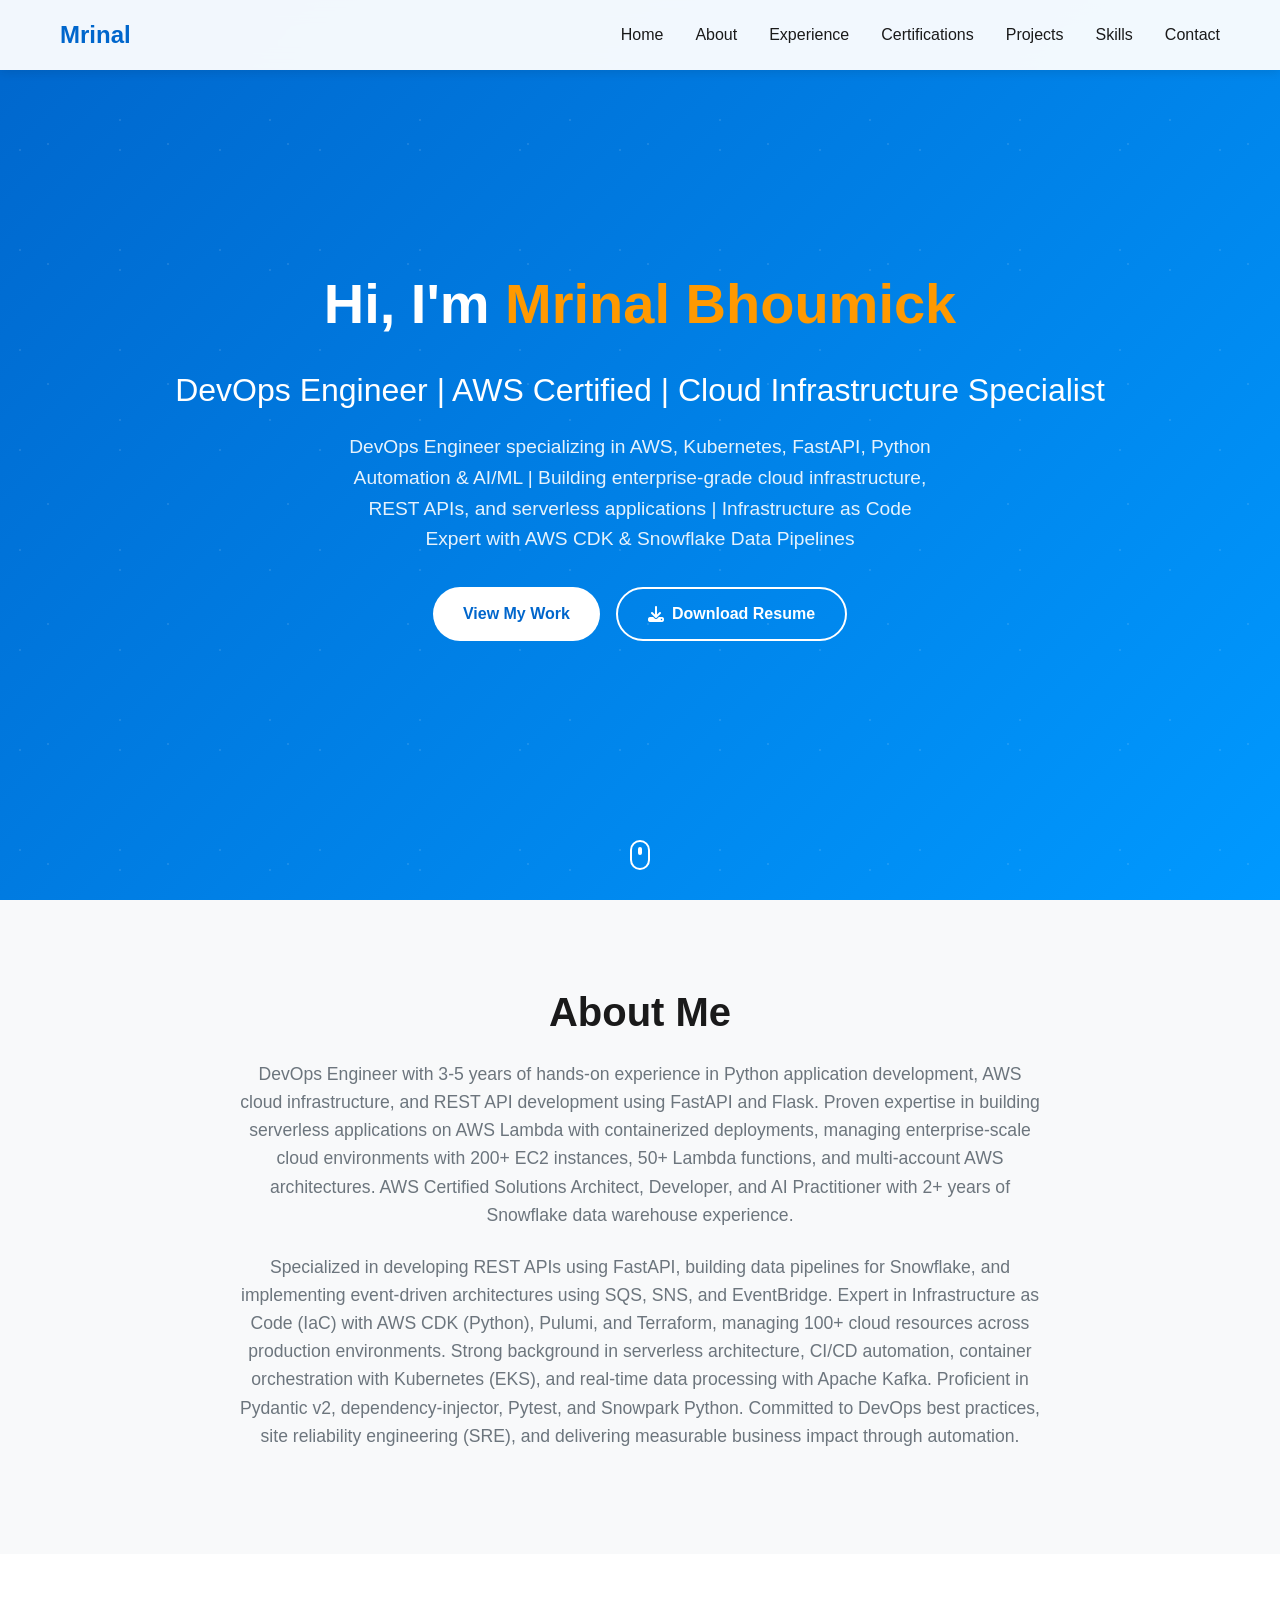
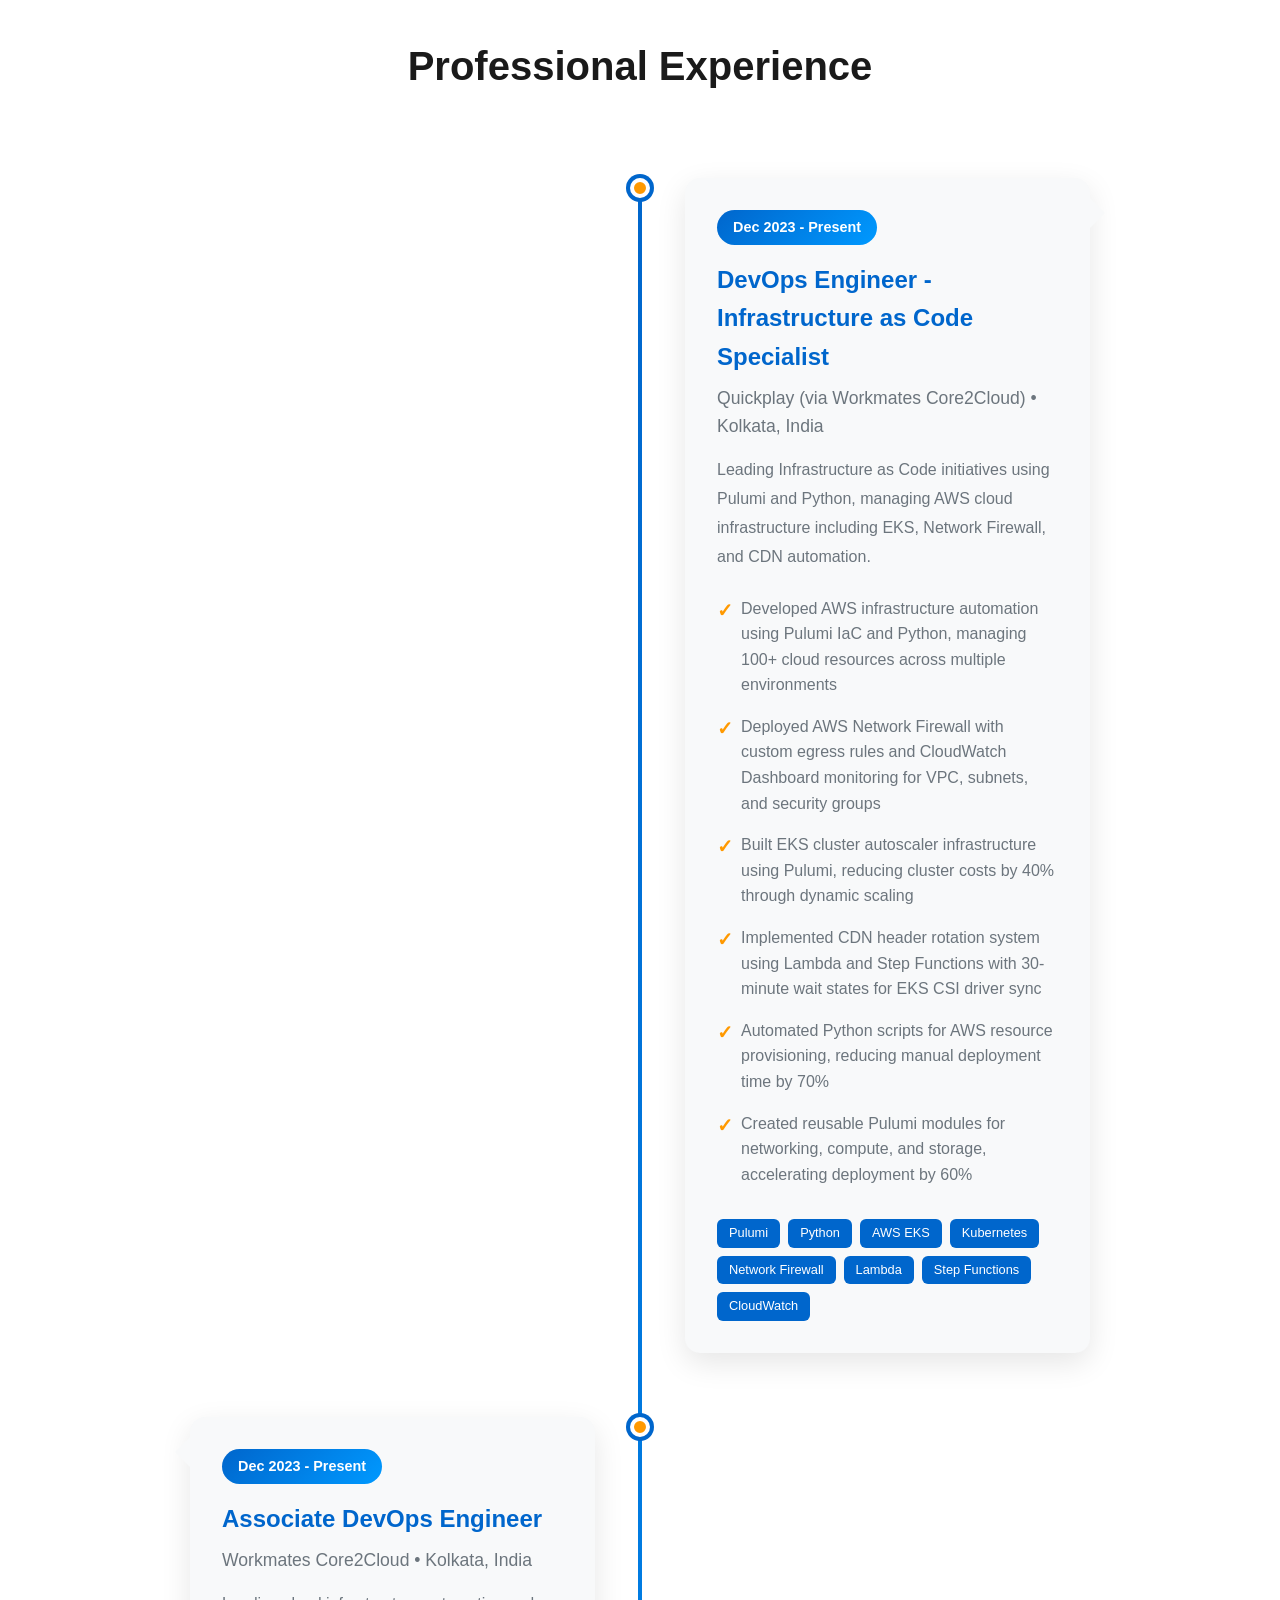
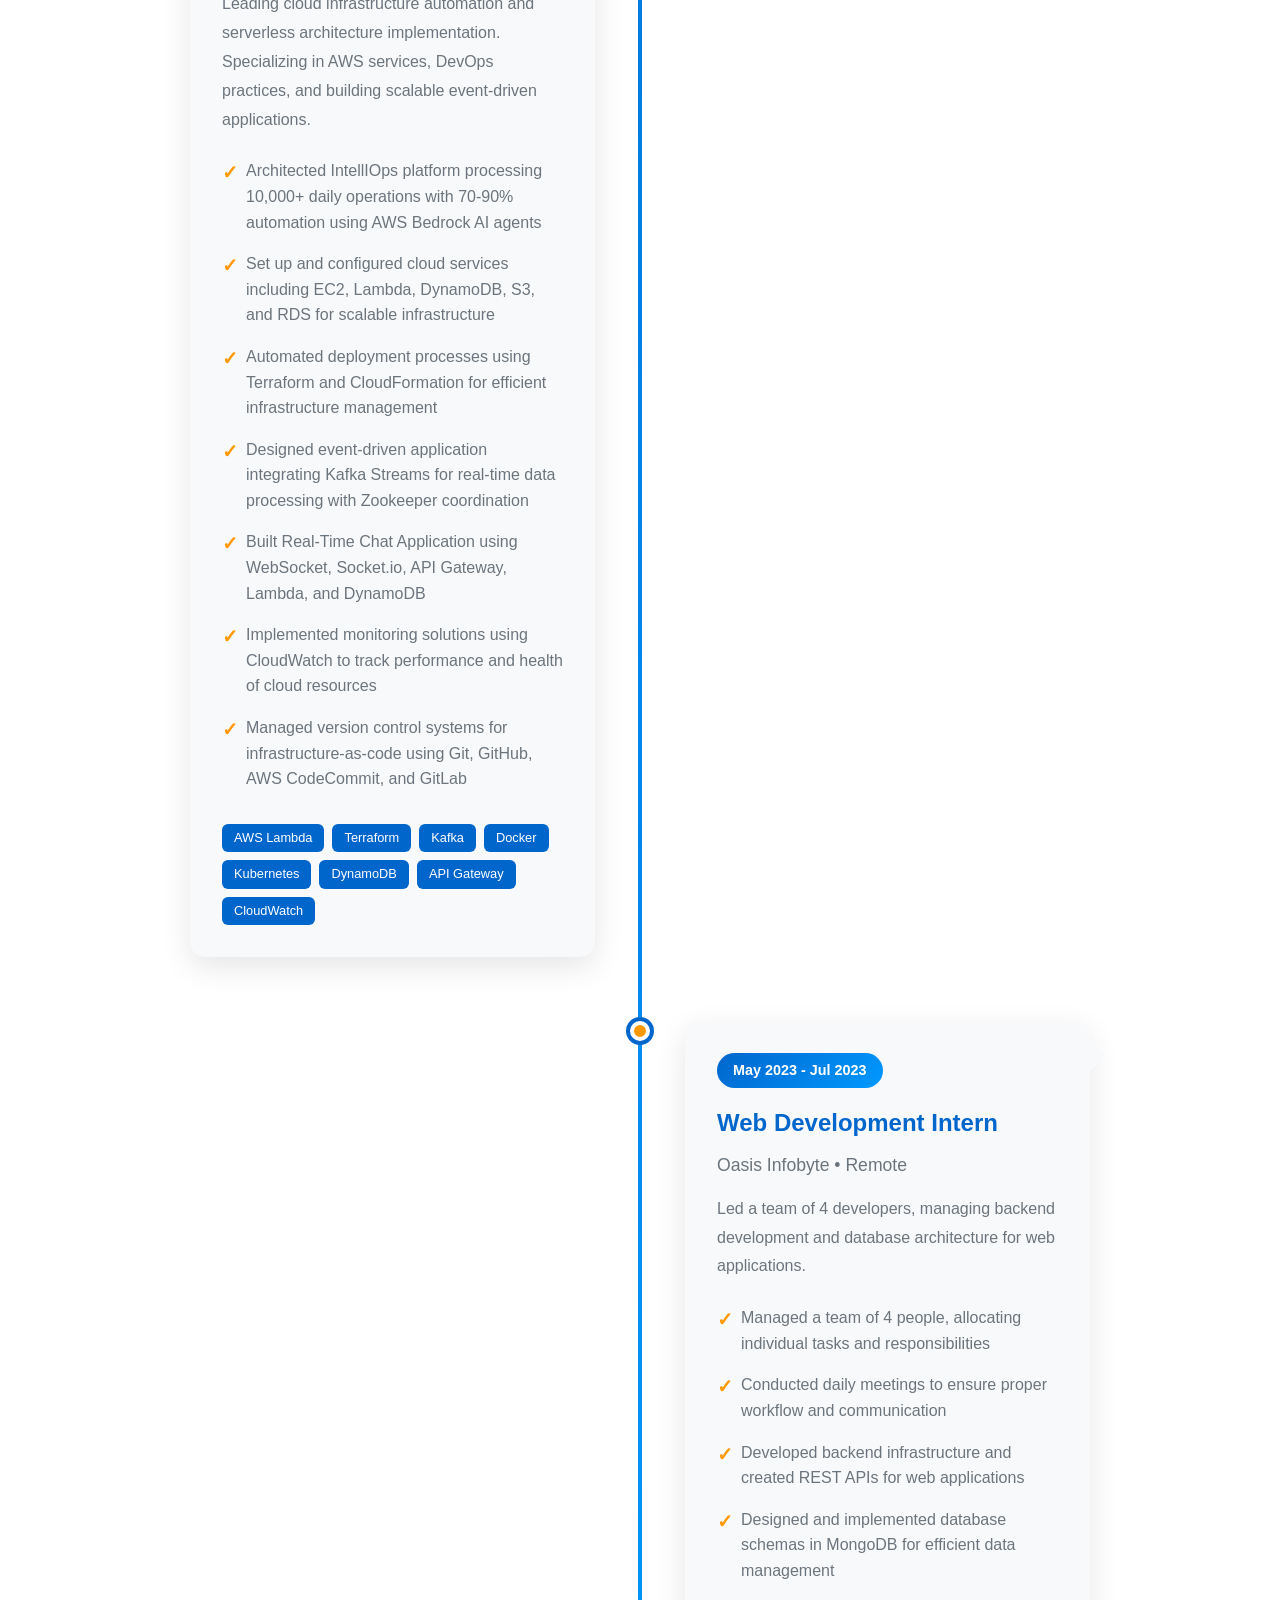
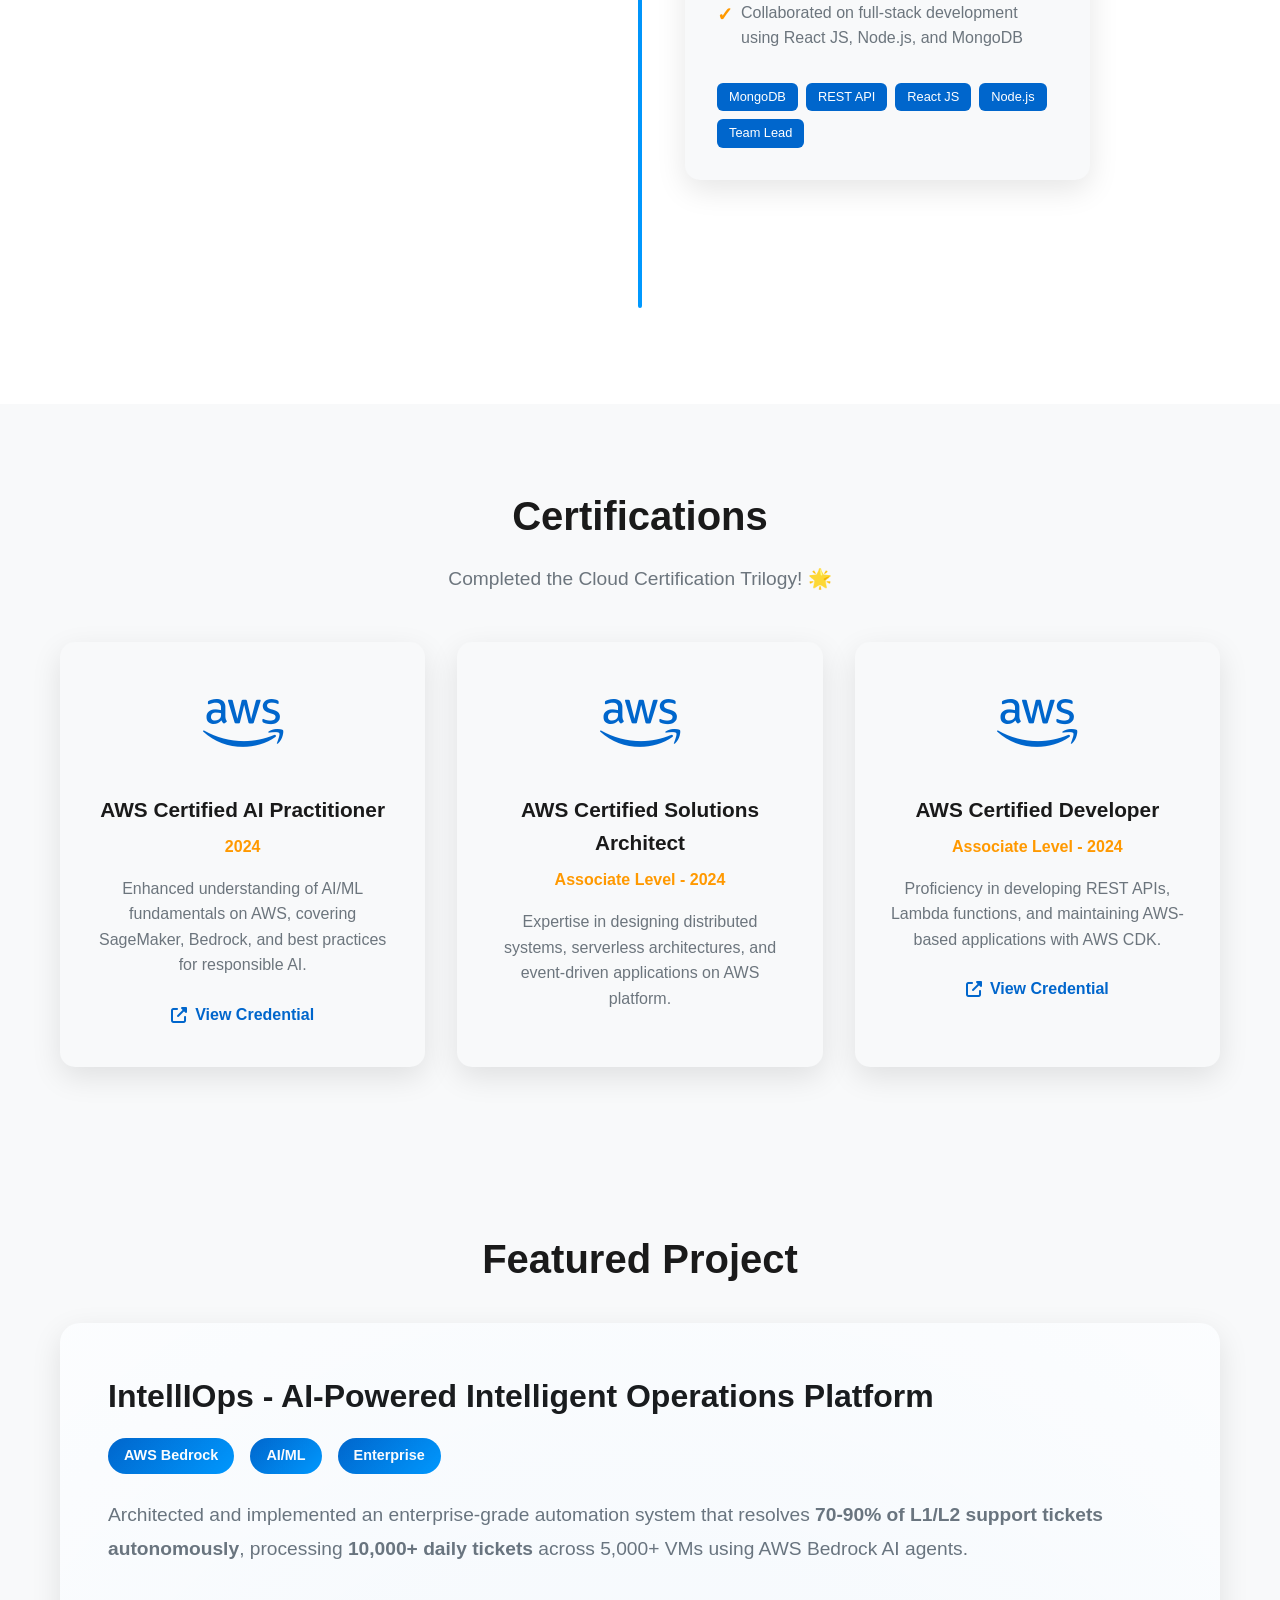
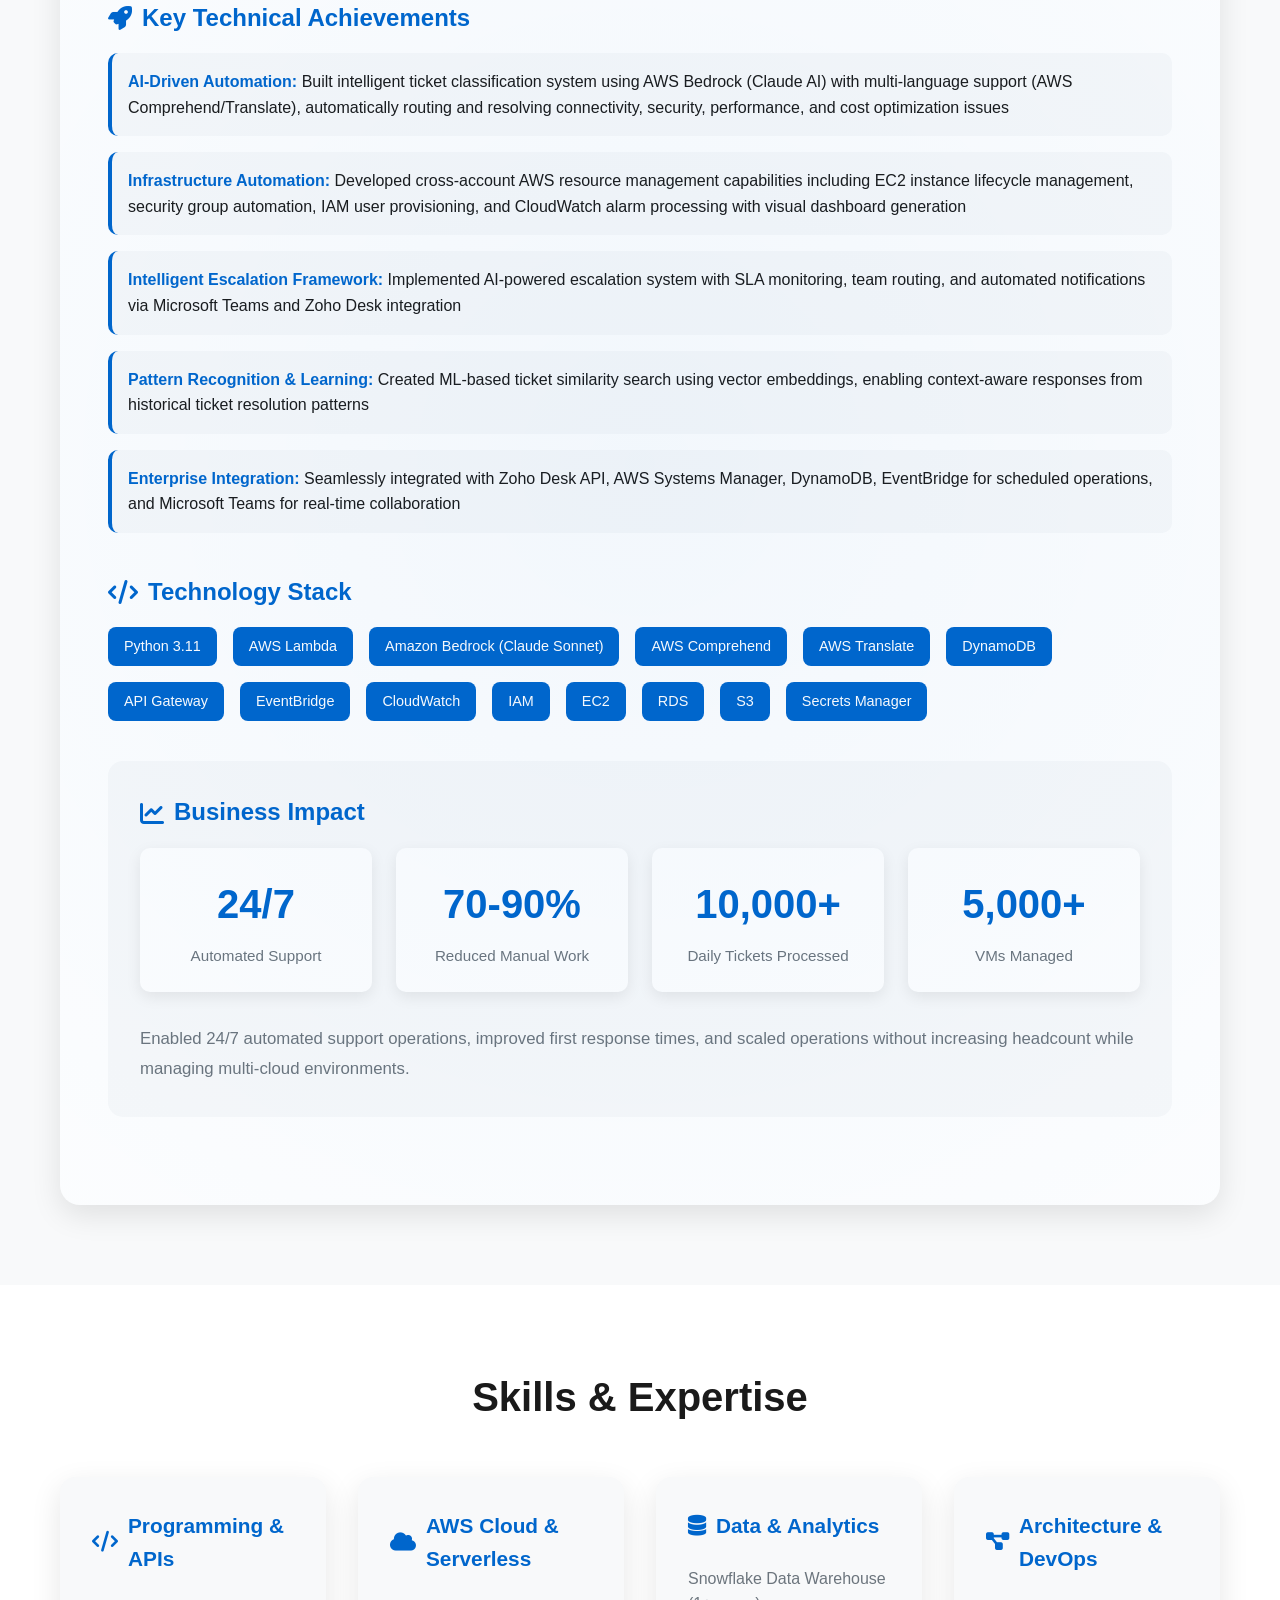
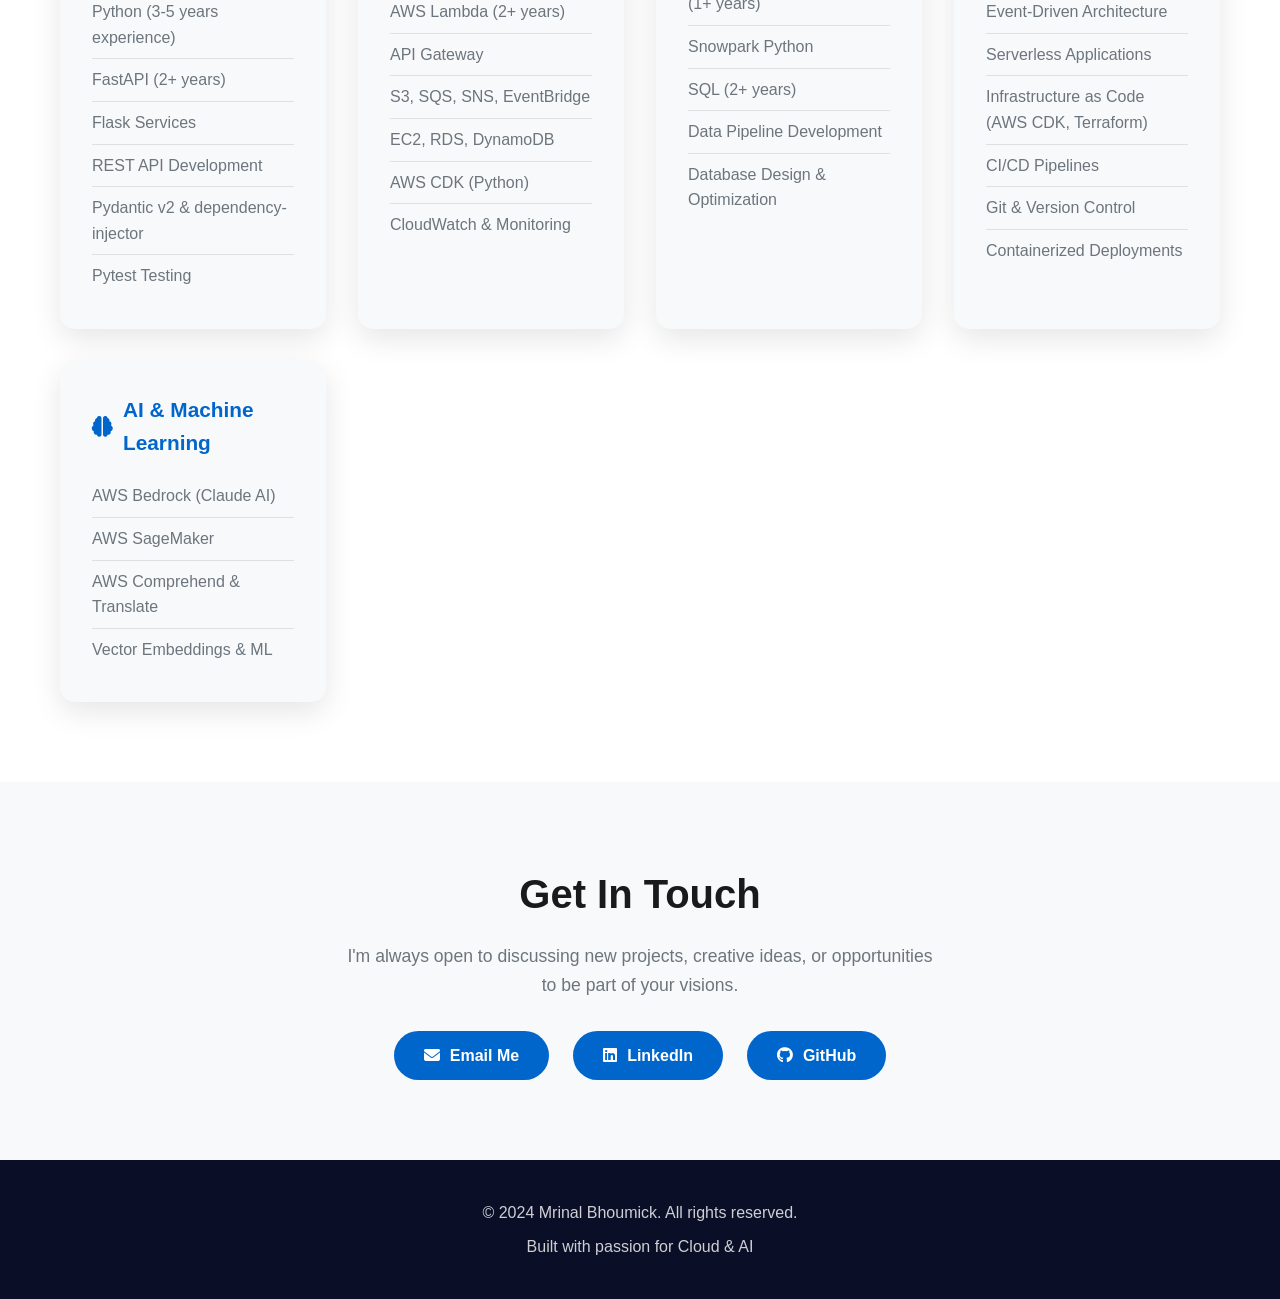
<file: index.html>
<!DOCTYPE html>
<html lang="en">
<head>
    <meta charset="UTF-8">
    <meta name="viewport" content="width=device-width, initial-scale=1.0">
    <title>Mrinal Bhoumick - DevOps Engineer | AWS Certified | FastAPI & Snowflake Specialist</title>
    <meta name="description" content="DevOps Engineer with 3-5 years Python experience specializing in FastAPI, Flask, AWS Lambda, Snowflake, and AWS CDK. Expert in REST APIs, serverless architecture, event-driven systems, and Infrastructure as Code.">
    <meta name="keywords" content="DevOps Engineer, FastAPI, Flask, AWS Lambda, Snowflake, AWS CDK, Python, REST API, Event-Driven Architecture, SQS, SNS, EventBridge, Kubernetes, Terraform, CI/CD, Docker, Serverless, Cloud Architecture, Pydantic, Pytest">
    <link rel="stylesheet" href="styles.css">
    <link rel="stylesheet" href="https://cdnjs.cloudflare.com/ajax/libs/font-awesome/6.4.0/css/all.min.css">
</head>
<body>
    <!-- Navigation -->
    <nav class="navbar">
        <div class="container">
            <div class="nav-brand">Mrinal</div>
            <ul class="nav-menu">
                <li><a href="#home">Home</a></li>
                <li><a href="#about">About</a></li>
                <li><a href="#experience">Experience</a></li>
                <li><a href="#certifications">Certifications</a></li>
                <li><a href="#projects">Projects</a></li>
                <li><a href="#skills">Skills</a></li>
                <li><a href="#contact">Contact</a></li>
            </ul>
            <div class="hamburger">
                <span></span>
                <span></span>
                <span></span>
            </div>
        </div>
    </nav>

    <!-- Hero Section -->
    <section id="home" class="hero">
        <div class="container">
            <div class="hero-content">
                <h1 class="hero-title">Hi, I'm <span class="highlight">Mrinal Bhoumick</span></h1>
                <h2 class="hero-subtitle">DevOps Engineer | AWS Certified | Cloud Infrastructure Specialist</h2>
                <p class="hero-description">
                    DevOps Engineer specializing in AWS, Kubernetes, FastAPI, Python Automation & AI/ML | 
                    Building enterprise-grade cloud infrastructure, REST APIs, and serverless applications | 
                    Infrastructure as Code Expert with AWS CDK & Snowflake Data Pipelines
                </p>
                <div class="hero-buttons">
                    <a href="#projects" class="btn btn-primary">View My Work</a>
                    <a href="resume-ats-optimized.html" target="_blank" class="btn btn-secondary">
                        <i class="fas fa-download"></i> Download Resume
                    </a>
                </div>
            </div>
        </div>
        <div class="scroll-indicator">
            <span></span>
        </div>
    </section>

    <!-- About Section -->
    <section id="about" class="about">
        <div class="container">
            <h2 class="section-title">About Me</h2>
            <div class="about-content">
                <p>
                    DevOps Engineer with 3-5 years of hands-on experience in Python application development, AWS cloud infrastructure, and REST API development using FastAPI and Flask. 
                    Proven expertise in building serverless applications on AWS Lambda with containerized deployments, managing enterprise-scale cloud environments with 200+ EC2 instances, 
                    50+ Lambda functions, and multi-account AWS architectures. AWS Certified Solutions Architect, Developer, and AI Practitioner with 2+ years of Snowflake data warehouse experience.
                </p>
                <p>
                    Specialized in developing REST APIs using FastAPI, building data pipelines for Snowflake, and implementing event-driven architectures using SQS, SNS, and EventBridge. 
                    Expert in Infrastructure as Code (IaC) with AWS CDK (Python), Pulumi, and Terraform, managing 100+ cloud resources across production environments. 
                    Strong background in serverless architecture, CI/CD automation, container orchestration with Kubernetes (EKS), and real-time data processing with Apache Kafka. 
                    Proficient in Pydantic v2, dependency-injector, Pytest, and Snowpark Python. Committed to DevOps best practices, site reliability engineering (SRE), and delivering measurable business impact through automation.
                </p>
            </div>
        </div>
    </section>

    <!-- Experience Section -->
    <section id="experience" class="experience">
        <div class="container">
            <h2 class="section-title">Professional Experience</h2>
            <div class="timeline">
                <div class="timeline-item">
                    <div class="timeline-dot"></div>
                    <div class="timeline-content">
                        <div class="timeline-date">Dec 2023 - Present</div>
                        <h3>DevOps Engineer - Infrastructure as Code Specialist</h3>
                        <h4>Quickplay (via Workmates Core2Cloud) • Kolkata, India</h4>
                        <p class="experience-description">
                            Leading Infrastructure as Code initiatives using Pulumi and Python, managing AWS cloud infrastructure including EKS, Network Firewall, and CDN automation.
                        </p>
                        <ul class="experience-highlights">
                            <li>Developed AWS infrastructure automation using Pulumi IaC and Python, managing 100+ cloud resources across multiple environments</li>
                            <li>Deployed AWS Network Firewall with custom egress rules and CloudWatch Dashboard monitoring for VPC, subnets, and security groups</li>
                            <li>Built EKS cluster autoscaler infrastructure using Pulumi, reducing cluster costs by 40% through dynamic scaling</li>
                            <li>Implemented CDN header rotation system using Lambda and Step Functions with 30-minute wait states for EKS CSI driver sync</li>
                            <li>Automated Python scripts for AWS resource provisioning, reducing manual deployment time by 70%</li>
                            <li>Created reusable Pulumi modules for networking, compute, and storage, accelerating deployment by 60%</li>
                        </ul>
                        <div class="experience-tech">
                            <span class="tech-badge-small">Pulumi</span>
                            <span class="tech-badge-small">Python</span>
                            <span class="tech-badge-small">AWS EKS</span>
                            <span class="tech-badge-small">Kubernetes</span>
                            <span class="tech-badge-small">Network Firewall</span>
                            <span class="tech-badge-small">Lambda</span>
                            <span class="tech-badge-small">Step Functions</span>
                            <span class="tech-badge-small">CloudWatch</span>
                        </div>
                    </div>
                </div>
                
                <div class="timeline-item">
                    <div class="timeline-dot"></div>
                    <div class="timeline-content">
                        <div class="timeline-date">Dec 2023 - Present</div>
                        <h3>Associate DevOps Engineer</h3>
                        <h4>Workmates Core2Cloud • Kolkata, India</h4>
                        <p class="experience-description">
                            Leading cloud infrastructure automation and serverless architecture implementation. 
                            Specializing in AWS services, DevOps practices, and building scalable event-driven applications.
                        </p>
                        <ul class="experience-highlights">
                            <li>Architected IntellIOps platform processing 10,000+ daily operations with 70-90% automation using AWS Bedrock AI agents</li>
                            <li>Set up and configured cloud services including EC2, Lambda, DynamoDB, S3, and RDS for scalable infrastructure</li>
                            <li>Automated deployment processes using Terraform and CloudFormation for efficient infrastructure management</li>
                            <li>Designed event-driven application integrating Kafka Streams for real-time data processing with Zookeeper coordination</li>
                            <li>Built Real-Time Chat Application using WebSocket, Socket.io, API Gateway, Lambda, and DynamoDB</li>
                            <li>Implemented monitoring solutions using CloudWatch to track performance and health of cloud resources</li>
                            <li>Managed version control systems for infrastructure-as-code using Git, GitHub, AWS CodeCommit, and GitLab</li>
                        </ul>
                        <div class="experience-tech">
                            <span class="tech-badge-small">AWS Lambda</span>
                            <span class="tech-badge-small">Terraform</span>
                            <span class="tech-badge-small">Kafka</span>
                            <span class="tech-badge-small">Docker</span>
                            <span class="tech-badge-small">Kubernetes</span>
                            <span class="tech-badge-small">DynamoDB</span>
                            <span class="tech-badge-small">API Gateway</span>
                            <span class="tech-badge-small">CloudWatch</span>
                        </div>
                    </div>
                </div>
                
                <div class="timeline-item">
                    <div class="timeline-dot"></div>
                    <div class="timeline-content">
                        <div class="timeline-date">May 2023 - Jul 2023</div>
                        <h3>Web Development Intern</h3>
                        <h4>Oasis Infobyte • Remote</h4>
                        <p class="experience-description">
                            Led a team of 4 developers, managing backend development and database architecture for web applications.
                        </p>
                        <ul class="experience-highlights">
                            <li>Managed a team of 4 people, allocating individual tasks and responsibilities</li>
                            <li>Conducted daily meetings to ensure proper workflow and communication</li>
                            <li>Developed backend infrastructure and created REST APIs for web applications</li>
                            <li>Designed and implemented database schemas in MongoDB for efficient data management</li>
                            <li>Collaborated on full-stack development using React JS, Node.js, and MongoDB</li>
                        </ul>
                        <div class="experience-tech">
                            <span class="tech-badge-small">MongoDB</span>
                            <span class="tech-badge-small">REST API</span>
                            <span class="tech-badge-small">React JS</span>
                            <span class="tech-badge-small">Node.js</span>
                            <span class="tech-badge-small">Team Lead</span>
                        </div>
                    </div>
                </div>
            </div>
        </div>
    </section>

    <!-- Certifications Section -->
    <section id="certifications" class="certifications">
        <div class="container">
            <h2 class="section-title">Certifications</h2>
            <p class="section-subtitle">Completed the Cloud Certification Trilogy! 🌟</p>
            <div class="cert-grid">
                <div class="cert-card">
                    <div class="cert-icon">
                        <i class="fab fa-aws"></i>
                    </div>
                    <h3>AWS Certified AI Practitioner</h3>
                    <p class="cert-date">2024</p>
                    <p class="cert-description">
                        Enhanced understanding of AI/ML fundamentals on AWS, covering SageMaker, 
                        Bedrock, and best practices for responsible AI.
                    </p>
                    <a href="https://www.credly.com/badges/17b69022-7323-4f12-87ff-d25f1f2f2568" 
                       target="_blank" class="cert-link">
                        <i class="fas fa-external-link-alt"></i> View Credential
                    </a>
                </div>
                <div class="cert-card">
                    <div class="cert-icon">
                        <i class="fab fa-aws"></i>
                    </div>
                    <h3>AWS Certified Solutions Architect</h3>
                    <p class="cert-date">Associate Level - 2024</p>
                    <p class="cert-description">
                        Expertise in designing distributed systems, serverless architectures, and event-driven applications on AWS platform.
                    </p>
                </div>
                <div class="cert-card">
                    <div class="cert-icon">
                        <i class="fab fa-aws"></i>
                    </div>
                    <h3>AWS Certified Developer</h3>
                    <p class="cert-date">Associate Level - 2024</p>
                    <p class="cert-description">
                        Proficiency in developing REST APIs, Lambda functions, and maintaining AWS-based applications with AWS CDK.
                    </p>
                    <a href="https://www.credly.com/badges/46bc187f-a6f3-4023-9427-d054e9315abd/public_url" 
                       target="_blank" class="cert-link">
                        <i class="fas fa-external-link-alt"></i> View Credential
                    </a>
                </div>
            </div>
        </div>
    </section>

    <!-- Projects Section -->
    <section id="projects" class="projects">
        <div class="container">
            <h2 class="section-title">Featured Project</h2>
            <div class="project-featured">
                <div class="project-header">
                    <h3>IntellIOps - AI-Powered Intelligent Operations Platform</h3>
                    <div class="project-tags">
                        <span class="tag">AWS Bedrock</span>
                        <span class="tag">AI/ML</span>
                        <span class="tag">Enterprise</span>
                    </div>
                </div>
                <p class="project-intro">
                    Architected and implemented an enterprise-grade automation system that resolves 
                    <strong>70-90% of L1/L2 support tickets autonomously</strong>, processing 
                    <strong>10,000+ daily tickets</strong> across 5,000+ VMs using AWS Bedrock AI agents.
                </p>
                
                <div class="project-details">
                    <div class="detail-section">
                        <h4><i class="fas fa-rocket"></i> Key Technical Achievements</h4>
                        <ul>
                            <li>
                                <strong>AI-Driven Automation:</strong> Built intelligent ticket classification system 
                                using AWS Bedrock (Claude AI) with multi-language support (AWS Comprehend/Translate), 
                                automatically routing and resolving connectivity, security, performance, and cost optimization issues
                            </li>
                            <li>
                                <strong>Infrastructure Automation:</strong> Developed cross-account AWS resource management 
                                capabilities including EC2 instance lifecycle management, security group automation, 
                                IAM user provisioning, and CloudWatch alarm processing with visual dashboard generation
                            </li>
                            <li>
                                <strong>Intelligent Escalation Framework:</strong> Implemented AI-powered escalation system 
                                with SLA monitoring, team routing, and automated notifications via Microsoft Teams and Zoho Desk integration
                            </li>
                            <li>
                                <strong>Pattern Recognition & Learning:</strong> Created ML-based ticket similarity search 
                                using vector embeddings, enabling context-aware responses from historical ticket resolution patterns
                            </li>
                            <li>
                                <strong>Enterprise Integration:</strong> Seamlessly integrated with Zoho Desk API, 
                                AWS Systems Manager, DynamoDB, EventBridge for scheduled operations, and Microsoft Teams 
                                for real-time collaboration
                            </li>
                        </ul>
                    </div>

                    <div class="detail-section">
                        <h4><i class="fas fa-code"></i> Technology Stack</h4>
                        <div class="tech-stack">
                            <span class="tech-item">Python 3.11</span>
                            <span class="tech-item">AWS Lambda</span>
                            <span class="tech-item">Amazon Bedrock (Claude Sonnet)</span>
                            <span class="tech-item">AWS Comprehend</span>
                            <span class="tech-item">AWS Translate</span>
                            <span class="tech-item">DynamoDB</span>
                            <span class="tech-item">API Gateway</span>
                            <span class="tech-item">EventBridge</span>
                            <span class="tech-item">CloudWatch</span>
                            <span class="tech-item">IAM</span>
                            <span class="tech-item">EC2</span>
                            <span class="tech-item">RDS</span>
                            <span class="tech-item">S3</span>
                            <span class="tech-item">Secrets Manager</span>
                        </div>
                    </div>

                    <div class="detail-section impact">
                        <h4><i class="fas fa-chart-line"></i> Business Impact</h4>
                        <div class="impact-grid">
                            <div class="impact-card">
                                <div class="impact-number">24/7</div>
                                <div class="impact-label">Automated Support</div>
                            </div>
                            <div class="impact-card">
                                <div class="impact-number">70-90%</div>
                                <div class="impact-label">Reduced Manual Work</div>
                            </div>
                            <div class="impact-card">
                                <div class="impact-number">10,000+</div>
                                <div class="impact-label">Daily Tickets Processed</div>
                            </div>
                            <div class="impact-card">
                                <div class="impact-number">5,000+</div>
                                <div class="impact-label">VMs Managed</div>
                            </div>
                        </div>
                        <p class="impact-summary">
                            Enabled 24/7 automated support operations, improved first response times, 
                            and scaled operations without increasing headcount while managing multi-cloud environments.
                        </p>
                    </div>
                </div>
            </div>
        </div>
    </section>

    <!-- Skills Section -->
    <section id="skills" class="skills">
        <div class="container">
            <h2 class="section-title">Skills & Expertise</h2>
            <div class="skills-grid">
                <div class="skill-category">
                    <h3><i class="fas fa-code"></i> Programming & APIs</h3>
                    <ul>
                        <li>Python (3-5 years experience)</li>
                        <li>FastAPI (2+ years)</li>
                        <li>Flask Services</li>
                        <li>REST API Development</li>
                        <li>Pydantic v2 & dependency-injector</li>
                        <li>Pytest Testing</li>
                    </ul>
                </div>
                <div class="skill-category">
                    <h3><i class="fas fa-cloud"></i> AWS Cloud & Serverless</h3>
                    <ul>
                        <li>AWS Lambda (2+ years)</li>
                        <li>API Gateway</li>
                        <li>S3, SQS, SNS, EventBridge</li>
                        <li>EC2, RDS, DynamoDB</li>
                        <li>AWS CDK (Python)</li>
                        <li>CloudWatch & Monitoring</li>
                    </ul>
                </div>
                <div class="skill-category">
                    <h3><i class="fas fa-database"></i> Data & Analytics</h3>
                    <ul>
                        <li>Snowflake Data Warehouse (1+ years)</li>
                        <li>Snowpark Python</li>
                        <li>SQL (2+ years)</li>
                        <li>Data Pipeline Development</li>
                        <li>Database Design & Optimization</li>
                    </ul>
                </div>
                <div class="skill-category">
                    <h3><i class="fas fa-project-diagram"></i> Architecture & DevOps</h3>
                    <ul>
                        <li>Event-Driven Architecture</li>
                        <li>Serverless Applications</li>
                        <li>Infrastructure as Code (AWS CDK, Terraform)</li>
                        <li>CI/CD Pipelines</li>
                        <li>Git & Version Control</li>
                        <li>Containerized Deployments</li>
                    </ul>
                </div>
                <div class="skill-category">
                    <h3><i class="fas fa-brain"></i> AI & Machine Learning</h3>
                    <ul>
                        <li>AWS Bedrock (Claude AI)</li>
                        <li>AWS SageMaker</li>
                        <li>AWS Comprehend & Translate</li>
                        <li>Vector Embeddings & ML</li>
                    </ul>
                </div>
            </div>
        </div>
    </section>

    <!-- Contact Section -->
    <section id="contact" class="contact">
        <div class="container">
            <h2 class="section-title">Get In Touch</h2>
            <p class="contact-description">
                I'm always open to discussing new projects, creative ideas, or opportunities to be part of your visions.
            </p>
            <div class="contact-links">
                <a href="mailto:mrinalbhoumick0610@gmail.com" class="contact-btn">
                    <i class="fas fa-envelope"></i> Email Me
                </a>
                <a href="https://www.linkedin.com/in/mrinal-bhoumick-17272a1a1/" target="_blank" class="contact-btn">
                    <i class="fab fa-linkedin"></i> LinkedIn
                </a>
                <a href="https://github.com/MrinalBhoumick" target="_blank" class="contact-btn">
                    <i class="fab fa-github"></i> GitHub
                </a>
            </div>
        </div>
    </section>

    <!-- Footer -->
    <footer class="footer">
        <div class="container">
            <p>&copy; 2024 Mrinal Bhoumick. All rights reserved.</p>
            <p>Built with passion for Cloud & AI</p>
        </div>
    </footer>

    <script src="script.js"></script>
</body>
</html>
</file>
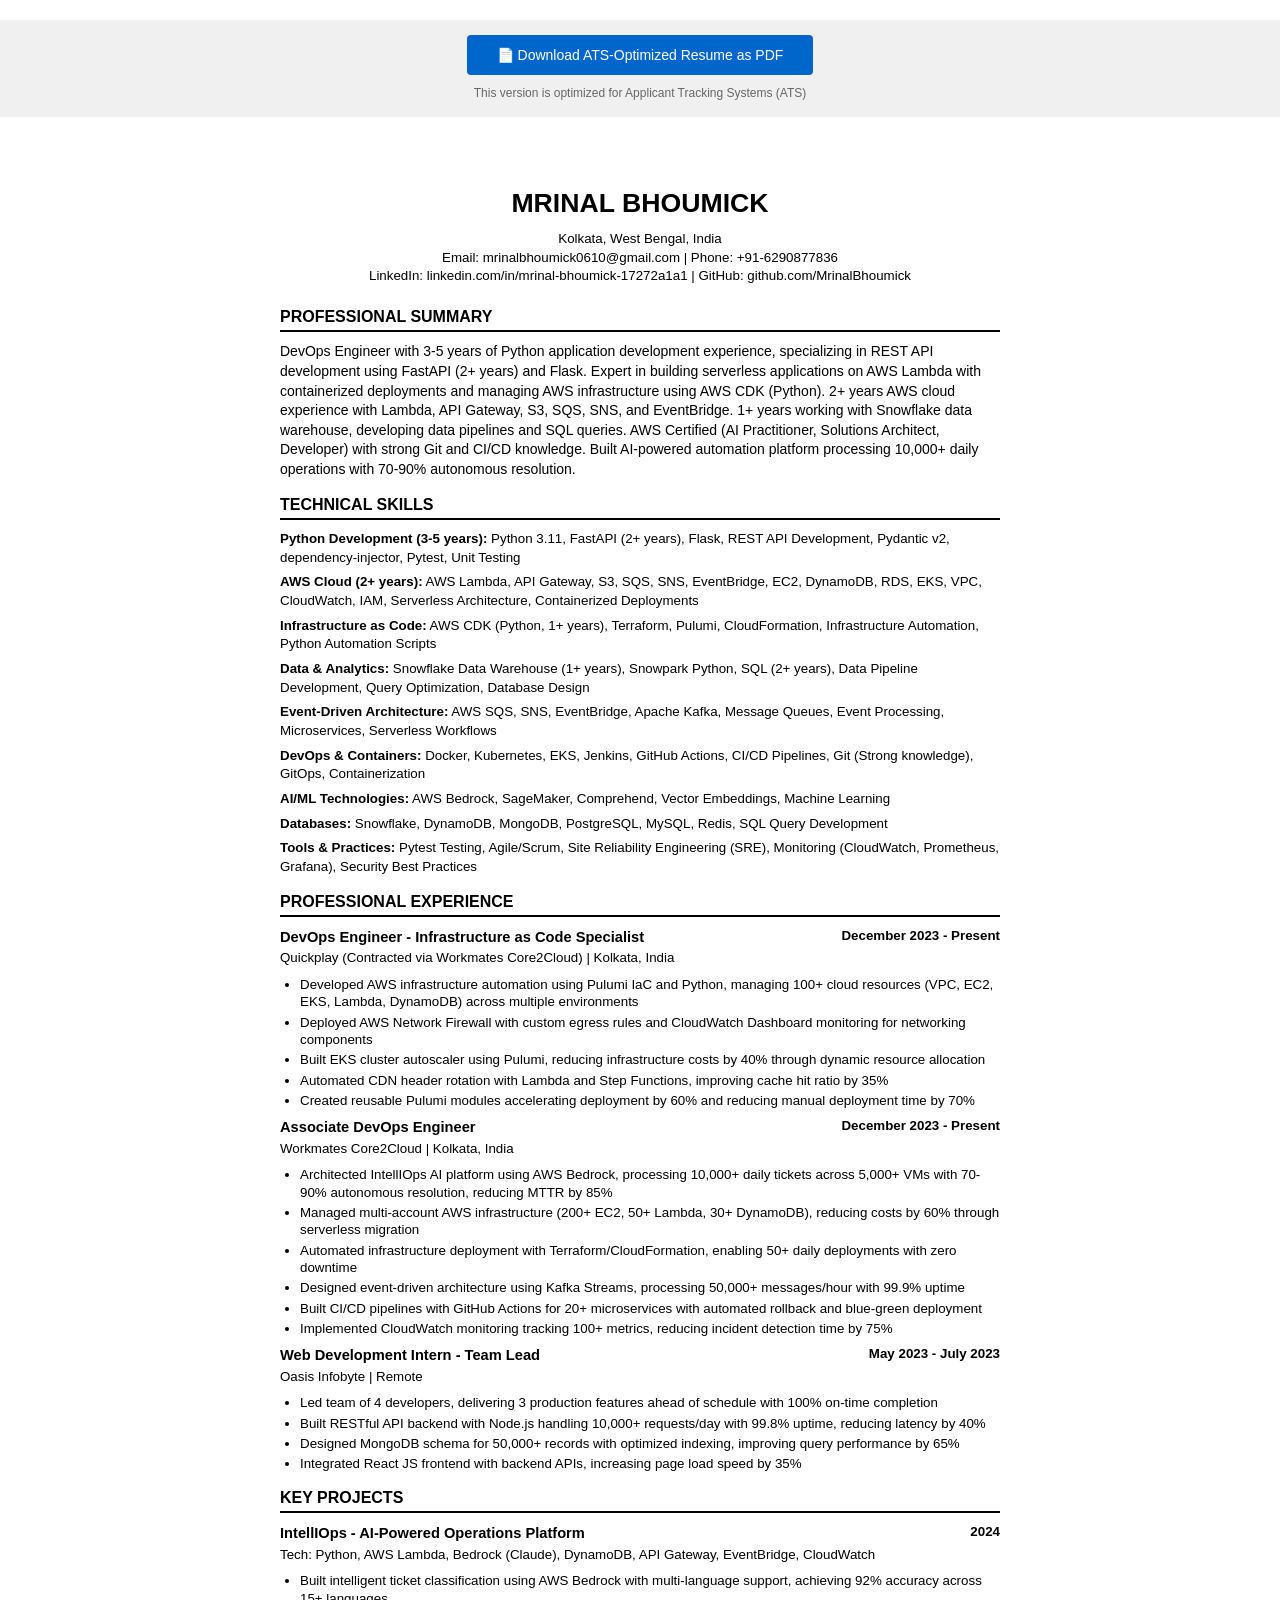
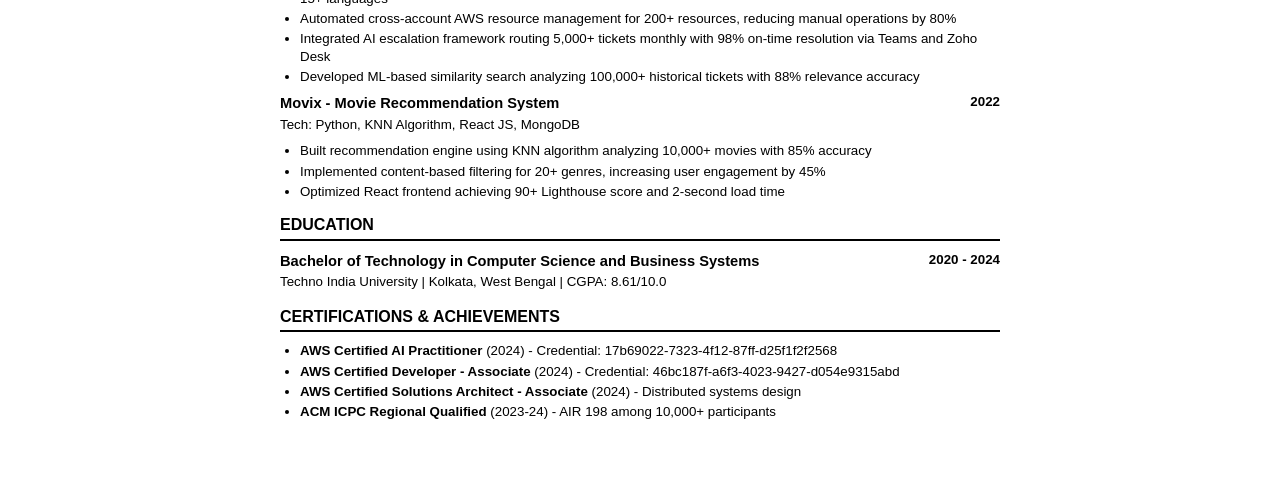
<file: resume-ats-optimized.html>
<!DOCTYPE html>
<html lang="en">
<head>
    <meta charset="UTF-8">
    <meta name="viewport" content="width=device-width, initial-scale=1.0">
    <title>Mrinal Bhoumick - DevOps Engineer Resume</title>
    <style>
        * {
            margin: 0;
            padding: 0;
            box-sizing: border-box;
        }

        body {
            font-family: Arial, Helvetica, sans-serif;
            line-height: 1.4;
            color: #000000;
            background: #ffffff;
            font-size: 10.5pt;
        }

        .resume-container {
            max-width: 8.5in;
            margin: 0 auto;
            padding: 0.5in;
        }

        /* Header */
        .header {
            text-align: center;
            margin-bottom: 20px;
        }

        .header h1 {
            font-size: 20pt;
            font-weight: bold;
            margin-bottom: 8px;
            text-transform: uppercase;
        }

        .contact-info {
            font-size: 10pt;
            line-height: 1.4;
        }

        /* Section */
        .section {
            margin-bottom: 14px;
        }

        .section-title {
            font-size: 12pt;
            font-weight: bold;
            text-transform: uppercase;
            border-bottom: 2px solid #000000;
            padding-bottom: 2px;
            margin-bottom: 10px;
        }

        /* Content */
        .job-title {
            font-size: 11pt;
            font-weight: bold;
            margin-bottom: 2px;
        }

        .company-info {
            font-size: 10pt;
            margin-bottom: 8px;
        }

        .date {
            float: right;
            font-size: 10pt;
        }

        .clear {
            clear: both;
        }

        ul {
            margin-left: 20px;
            margin-bottom: 8px;
        }

        li {
            margin-bottom: 3px;
            font-size: 10pt;
            line-height: 1.3;
        }

        .skills-section {
            font-size: 10pt;
            line-height: 1.4;
        }

        .skill-category {
            margin-bottom: 6px;
        }

        .skill-category strong {
            font-weight: bold;
        }

        @media print {
            body {
                padding: 0;
            }
            .resume-container {
                padding: 0.25in;
            }
            .no-print {
                display: none;
            }
        }

        @page {
            margin: 0.5in;
        }

        .download-btn {
            text-align: center;
            margin: 20px 0;
            padding: 15px;
            background: #f0f0f0;
        }

        .download-btn button {
            background: #0066cc;
            color: white;
            border: none;
            padding: 12px 30px;
            font-size: 14px;
            border-radius: 4px;
            cursor: pointer;
        }

        .download-btn button:hover {
            background: #0052a3;
        }
    </style>
</head>
<body>
    <div class="download-btn no-print">
        <button onclick="window.print()">📄 Download ATS-Optimized Resume as PDF</button>
        <p style="margin-top: 10px; font-size: 12px; color: #666;">This version is optimized for Applicant Tracking Systems (ATS)</p>
    </div>

    <div class="resume-container">
        <!-- Header -->
        <div class="header">
            <h1>MRINAL BHOUMICK</h1>
            <div class="contact-info">
                Kolkata, West Bengal, India<br>
                Email: mrinalbhoumick0610@gmail.com | Phone: +91-6290877836<br>
                LinkedIn: linkedin.com/in/mrinal-bhoumick-17272a1a1 | GitHub: github.com/MrinalBhoumick
            </div>
        </div>

        <!-- Professional Summary -->
        <div class="section">
            <h2 class="section-title">Professional Summary</h2>
            <p>
                DevOps Engineer with 3-5 years of Python application development experience, specializing in REST API development using FastAPI (2+ years) and Flask. 
                Expert in building serverless applications on AWS Lambda with containerized deployments and managing AWS infrastructure using AWS CDK (Python). 
                2+ years AWS cloud experience with Lambda, API Gateway, S3, SQS, SNS, and EventBridge. 1+ years working with Snowflake data warehouse, developing data pipelines and SQL queries. 
                AWS Certified (AI Practitioner, Solutions Architect, Developer) with strong Git and CI/CD knowledge. Built AI-powered automation platform processing 10,000+ daily operations with 70-90% autonomous resolution.
            </p>
        </div>

        <!-- Technical Skills -->
        <div class="section">
            <h2 class="section-title">Technical Skills</h2>
            <div class="skills-section">
                <div class="skill-category">
                    <strong>Python Development (3-5 years):</strong> Python 3.11, FastAPI (2+ years), Flask, REST API Development, Pydantic v2, dependency-injector, Pytest, Unit Testing
                </div>
                <div class="skill-category">
                    <strong>AWS Cloud (2+ years):</strong> AWS Lambda, API Gateway, S3, SQS, SNS, EventBridge, EC2, DynamoDB, RDS, EKS, VPC, CloudWatch, IAM, Serverless Architecture, Containerized Deployments
                </div>
                <div class="skill-category">
                    <strong>Infrastructure as Code:</strong> AWS CDK (Python, 1+ years), Terraform, Pulumi, CloudFormation, Infrastructure Automation, Python Automation Scripts
                </div>
                <div class="skill-category">
                    <strong>Data & Analytics:</strong> Snowflake Data Warehouse (1+ years), Snowpark Python, SQL (2+ years), Data Pipeline Development, Query Optimization, Database Design
                </div>
                <div class="skill-category">
                    <strong>Event-Driven Architecture:</strong> AWS SQS, SNS, EventBridge, Apache Kafka, Message Queues, Event Processing, Microservices, Serverless Workflows
                </div>
                <div class="skill-category">
                    <strong>DevOps & Containers:</strong> Docker, Kubernetes, EKS, Jenkins, GitHub Actions, CI/CD Pipelines, Git (Strong knowledge), GitOps, Containerization
                </div>
                <div class="skill-category">
                    <strong>AI/ML Technologies:</strong> AWS Bedrock, SageMaker, Comprehend, Vector Embeddings, Machine Learning
                </div>
                <div class="skill-category">
                    <strong>Databases:</strong> Snowflake, DynamoDB, MongoDB, PostgreSQL, MySQL, Redis, SQL Query Development
                </div>
                <div class="skill-category">
                    <strong>Tools & Practices:</strong> Pytest Testing, Agile/Scrum, Site Reliability Engineering (SRE), Monitoring (CloudWatch, Prometheus, Grafana), Security Best Practices
                </div>
            </div>
        </div>

        <!-- Professional Experience -->
        <div class="section">
            <h2 class="section-title">Professional Experience</h2>
            
            <!-- Job 1 -->
            <div>
                <div class="job-title">
                    DevOps Engineer - Infrastructure as Code Specialist
                    <span class="date">December 2023 - Present</span>
                </div>
                <div class="clear"></div>
                <div class="company-info">Quickplay (Contracted via Workmates Core2Cloud) | Kolkata, India</div>
                <ul>
                    <li>Developed AWS infrastructure automation using Pulumi IaC and Python, managing 100+ cloud resources (VPC, EC2, EKS, Lambda, DynamoDB) across multiple environments</li>
                    <li>Deployed AWS Network Firewall with custom egress rules and CloudWatch Dashboard monitoring for networking components</li>
                    <li>Built EKS cluster autoscaler using Pulumi, reducing infrastructure costs by 40% through dynamic resource allocation</li>
                    <li>Automated CDN header rotation with Lambda and Step Functions, improving cache hit ratio by 35%</li>
                    <li>Created reusable Pulumi modules accelerating deployment by 60% and reducing manual deployment time by 70%</li>
                </ul>
            </div>

            <!-- Job 2 -->
            <div>
                <div class="job-title">
                    Associate DevOps Engineer
                    <span class="date">December 2023 - Present</span>
                </div>
                <div class="clear"></div>
                <div class="company-info">Workmates Core2Cloud | Kolkata, India</div>
                <ul>
                    <li>Architected IntellIOps AI platform using AWS Bedrock, processing 10,000+ daily tickets across 5,000+ VMs with 70-90% autonomous resolution, reducing MTTR by 85%</li>
                    <li>Managed multi-account AWS infrastructure (200+ EC2, 50+ Lambda, 30+ DynamoDB), reducing costs by 60% through serverless migration</li>
                    <li>Automated infrastructure deployment with Terraform/CloudFormation, enabling 50+ daily deployments with zero downtime</li>
                    <li>Designed event-driven architecture using Kafka Streams, processing 50,000+ messages/hour with 99.9% uptime</li>
                    <li>Built CI/CD pipelines with GitHub Actions for 20+ microservices with automated rollback and blue-green deployment</li>
                    <li>Implemented CloudWatch monitoring tracking 100+ metrics, reducing incident detection time by 75%</li>
                </ul>
            </div>

            <!-- Job 3 -->
            <div>
                <div class="job-title">
                    Web Development Intern - Team Lead
                    <span class="date">May 2023 - July 2023</span>
                </div>
                <div class="clear"></div>
                <div class="company-info">Oasis Infobyte | Remote</div>
                <ul>
                    <li>Led team of 4 developers, delivering 3 production features ahead of schedule with 100% on-time completion</li>
                    <li>Built RESTful API backend with Node.js handling 10,000+ requests/day with 99.8% uptime, reducing latency by 40%</li>
                    <li>Designed MongoDB schema for 50,000+ records with optimized indexing, improving query performance by 65%</li>
                    <li>Integrated React JS frontend with backend APIs, increasing page load speed by 35%</li>
                </ul>
            </div>
        </div>

        <!-- Projects -->
        <div class="section">
            <h2 class="section-title">Key Projects</h2>
            
            <div>
                <div class="job-title">
                    IntellIOps - AI-Powered Operations Platform
                    <span class="date">2024</span>
                </div>
                <div class="clear"></div>
                <div class="company-info">Tech: Python, AWS Lambda, Bedrock (Claude), DynamoDB, API Gateway, EventBridge, CloudWatch</div>
                <ul>
                    <li>Built intelligent ticket classification using AWS Bedrock with multi-language support, achieving 92% accuracy across 15+ languages</li>
                    <li>Automated cross-account AWS resource management for 200+ resources, reducing manual operations by 80%</li>
                    <li>Integrated AI escalation framework routing 5,000+ tickets monthly with 98% on-time resolution via Teams and Zoho Desk</li>
                    <li>Developed ML-based similarity search analyzing 100,000+ historical tickets with 88% relevance accuracy</li>
                </ul>
            </div>

            <div>
                <div class="job-title">
                    Movix - Movie Recommendation System
                    <span class="date">2022</span>
                </div>
                <div class="clear"></div>
                <div class="company-info">Tech: Python, KNN Algorithm, React JS, MongoDB</div>
                <ul>
                    <li>Built recommendation engine using KNN algorithm analyzing 10,000+ movies with 85% accuracy</li>
                    <li>Implemented content-based filtering for 20+ genres, increasing user engagement by 45%</li>
                    <li>Optimized React frontend achieving 90+ Lighthouse score and 2-second load time</li>
                </ul>
            </div>
        </div>

        <!-- Education -->
        <div class="section">
            <h2 class="section-title">Education</h2>
            <div>
                <div class="job-title">
                    Bachelor of Technology in Computer Science and Business Systems
                    <span class="date">2020 - 2024</span>
                </div>
                <div class="clear"></div>
                <div class="company-info">Techno India University | Kolkata, West Bengal | CGPA: 8.61/10.0</div>
            </div>
        </div>

        <!-- Certifications -->
        <div class="section">
            <h2 class="section-title">Certifications & Achievements</h2>
            <ul>
                <li><strong>AWS Certified AI Practitioner</strong> (2024) - Credential: 17b69022-7323-4f12-87ff-d25f1f2f2568</li>
                <li><strong>AWS Certified Developer - Associate</strong> (2024) - Credential: 46bc187f-a6f3-4023-9427-d054e9315abd</li>
                <li><strong>AWS Certified Solutions Architect - Associate</strong> (2024) - Distributed systems design</li>
                <li><strong>ACM ICPC Regional Qualified</strong> (2023-24) - AIR 198 among 10,000+ participants</li>
            </ul>
        </div>
    </div>

    <script>
        console.log('ATS-Optimized Resume Loaded');
    </script>
</body>
</html>
</file>
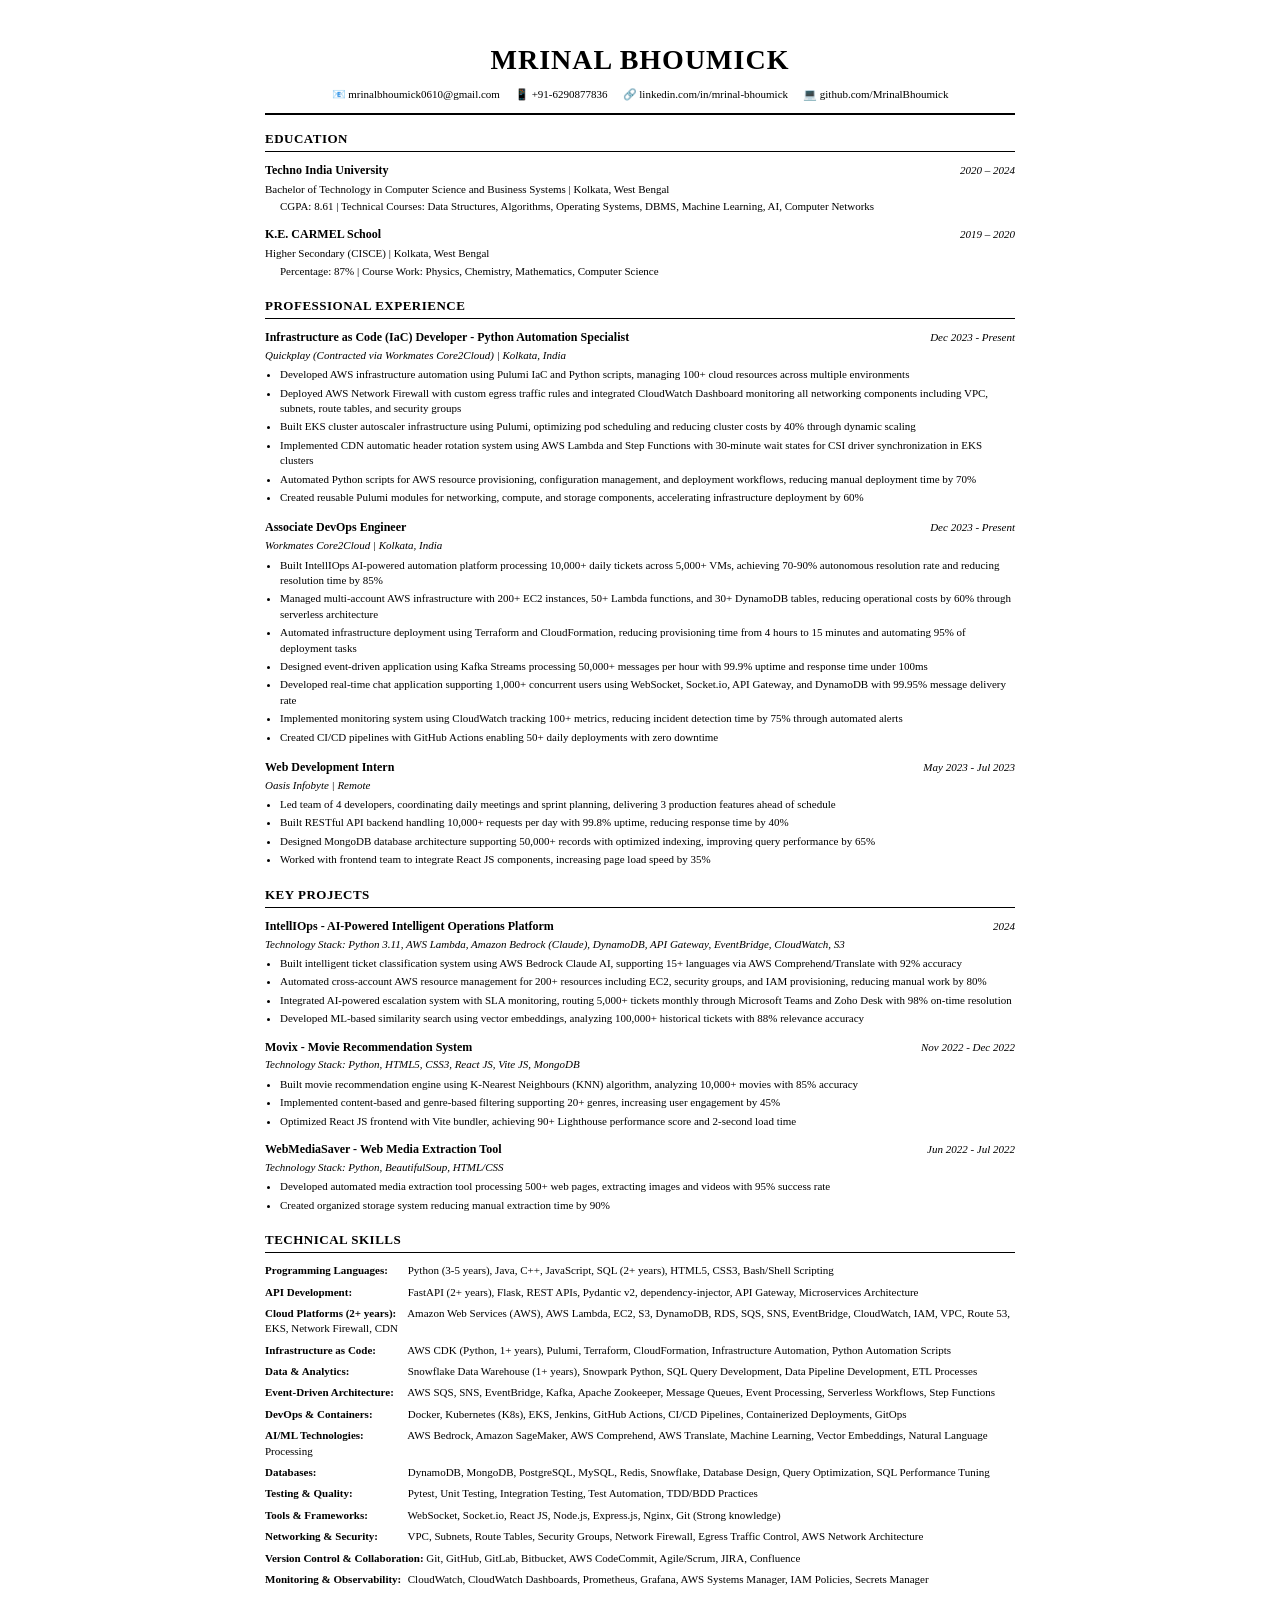
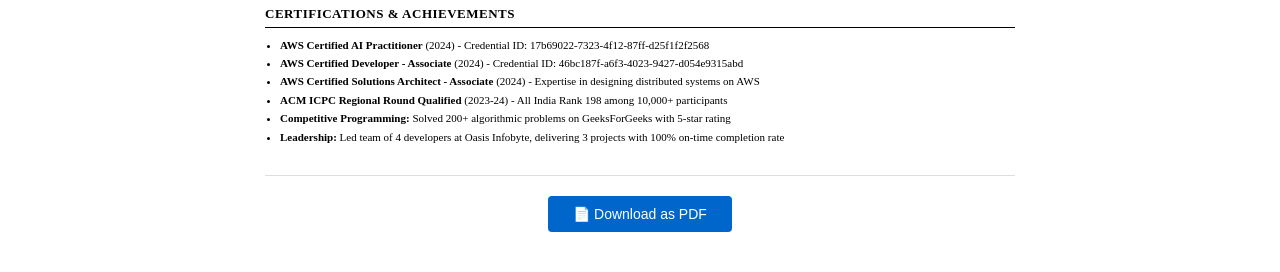
<file: resume.html>
<!DOCTYPE html>
<html lang="en">
<head>
    <meta charset="UTF-8">
    <meta name="viewport" content="width=device-width, initial-scale=1.0">
    <title>Mrinal Bhoumick - Resume</title>
    <style>
        * {
            margin: 0;
            padding: 0;
            box-sizing: border-box;
        }

        body {
            font-family: 'Times New Roman', Times, serif;
            line-height: 1.4;
            color: #000;
            background: #fff;
            padding: 0;
        }

        .resume-container {
            max-width: 850px;
            margin: 0 auto;
            background: white;
            padding: 40px 50px;
        }

        /* Header */
        .header {
            text-align: center;
            margin-bottom: 15px;
            border-bottom: 2px solid #000;
            padding-bottom: 10px;
        }

        .header h1 {
            font-size: 28px;
            font-weight: bold;
            margin-bottom: 8px;
            letter-spacing: 1px;
        }

        .contact-info {
            font-size: 11px;
            display: flex;
            justify-content: center;
            gap: 15px;
            flex-wrap: wrap;
        }

        .contact-info a {
            color: #000;
            text-decoration: none;
        }

        .contact-info a:hover {
            text-decoration: underline;
        }

        /* Section */
        .section {
            margin-bottom: 18px;
        }

        .section-title {
            font-size: 13px;
            font-weight: bold;
            text-transform: uppercase;
            border-bottom: 1.5px solid #000;
            padding-bottom: 3px;
            margin-bottom: 10px;
            letter-spacing: 0.5px;
        }

        /* Education */
        .edu-item {
            margin-bottom: 12px;
        }

        .edu-header {
            display: flex;
            justify-content: space-between;
            align-items: baseline;
            margin-bottom: 3px;
        }

        .edu-title {
            font-size: 12px;
            font-weight: bold;
        }

        .edu-date {
            font-size: 11px;
            font-style: italic;
        }

        .edu-subtitle {
            font-size: 11px;
            margin-bottom: 2px;
        }

        .edu-details {
            font-size: 11px;
            margin-left: 15px;
        }

        /* Experience */
        .exp-item {
            margin-bottom: 14px;
        }

        .exp-header {
            display: flex;
            justify-content: space-between;
            align-items: baseline;
            margin-bottom: 2px;
        }

        .exp-title {
            font-size: 12px;
            font-weight: bold;
        }

        .exp-date {
            font-size: 11px;
            font-style: italic;
        }

        .exp-company {
            font-size: 11px;
            font-style: italic;
            margin-bottom: 4px;
        }

        .exp-details {
            font-size: 11px;
            margin-left: 15px;
            list-style-type: disc;
        }

        .exp-details li {
            margin-bottom: 3px;
        }

        /* Projects */
        .project-item {
            margin-bottom: 12px;
        }

        .project-header {
            display: flex;
            justify-content: space-between;
            align-items: baseline;
            margin-bottom: 2px;
        }

        .project-title {
            font-size: 12px;
            font-weight: bold;
        }

        .project-date {
            font-size: 11px;
            font-style: italic;
        }

        .project-tech {
            font-size: 11px;
            font-style: italic;
            margin-bottom: 4px;
        }

        .project-details {
            font-size: 11px;
            margin-left: 15px;
            list-style-type: disc;
        }

        .project-details li {
            margin-bottom: 3px;
        }

        /* Skills */
        .skills-row {
            margin-bottom: 6px;
            font-size: 11px;
        }

        .skills-row strong {
            font-weight: bold;
            display: inline-block;
            min-width: 140px;
        }

        /* Certifications */
        .cert-list {
            font-size: 11px;
            margin-left: 15px;
            list-style-type: disc;
        }

        .cert-list li {
            margin-bottom: 3px;
        }

        .cert-link {
            color: #0066cc;
            text-decoration: none;
        }

        .cert-link:hover {
            text-decoration: underline;
        }

        /* Print Styles */
        @media print {
            body {
                padding: 0;
            }
            .resume-container {
                padding: 20px 30px;
                max-width: 100%;
            }
            .download-btn {
                display: none;
            }
            a {
                color: #000 !important;
            }
        }

        @page {
            margin: 0.5in;
        }

        .download-btn {
            text-align: center;
            margin-top: 30px;
            padding-top: 20px;
            border-top: 1px solid #ddd;
        }

        .download-btn button {
            background: #0066cc;
            color: white;
            border: none;
            padding: 10px 25px;
            font-size: 14px;
            border-radius: 4px;
            cursor: pointer;
            font-family: Arial, sans-serif;
        }

        .download-btn button:hover {
            background: #0052a3;
        }
    </style>
</head>
<body>
    <div class="resume-container">
        <!-- Header -->
        <div class="header">
            <h1>MRINAL BHOUMICK</h1>
            <div class="contact-info">
                <span>📧 <a href="mailto:mrinalbhoumick0610@gmail.com">mrinalbhoumick0610@gmail.com</a></span>
                <span>📱 +91-6290877836</span>
                <span>🔗 <a href="https://www.linkedin.com/in/mrinal-bhoumick-17272a1a1/" target="_blank">linkedin.com/in/mrinal-bhoumick</a></span>
                <span>💻 <a href="https://github.com/MrinalBhoumick" target="_blank">github.com/MrinalBhoumick</a></span>
            </div>
        </div>

        <!-- Education -->
        <div class="section">
            <h2 class="section-title">Education</h2>
            <div class="edu-item">
                <div class="edu-header">
                    <div class="edu-title">Techno India University</div>
                    <div class="edu-date">2020 – 2024</div>
                </div>
                <div class="edu-subtitle">Bachelor of Technology in Computer Science and Business Systems | Kolkata, West Bengal</div>
                <div class="edu-details">CGPA: 8.61 | Technical Courses: Data Structures, Algorithms, Operating Systems, DBMS, Machine Learning, AI, Computer Networks</div>
            </div>
            <div class="edu-item">
                <div class="edu-header">
                    <div class="edu-title">K.E. CARMEL School</div>
                    <div class="edu-date">2019 – 2020</div>
                </div>
                <div class="edu-subtitle">Higher Secondary (CISCE) | Kolkata, West Bengal</div>
                <div class="edu-details">Percentage: 87% | Course Work: Physics, Chemistry, Mathematics, Computer Science</div>
            </div>
        </div>

        <!-- Experience -->
        <div class="section">
            <h2 class="section-title">Professional Experience</h2>
            
            <div class="exp-item">
                <div class="exp-header">
                    <div class="exp-title">Infrastructure as Code (IaC) Developer - Python Automation Specialist</div>
                    <div class="exp-date">Dec 2023 - Present</div>
                </div>
                <div class="exp-company">Quickplay (Contracted via Workmates Core2Cloud) | Kolkata, India</div>
                <ul class="exp-details">
                    <li>Developed AWS infrastructure automation using Pulumi IaC and Python scripts, managing 100+ cloud resources across multiple environments</li>
                    <li>Deployed AWS Network Firewall with custom egress traffic rules and integrated CloudWatch Dashboard monitoring all networking components including VPC, subnets, route tables, and security groups</li>
                    <li>Built EKS cluster autoscaler infrastructure using Pulumi, optimizing pod scheduling and reducing cluster costs by 40% through dynamic scaling</li>
                    <li>Implemented CDN automatic header rotation system using AWS Lambda and Step Functions with 30-minute wait states for CSI driver synchronization in EKS clusters</li>
                    <li>Automated Python scripts for AWS resource provisioning, configuration management, and deployment workflows, reducing manual deployment time by 70%</li>
                    <li>Created reusable Pulumi modules for networking, compute, and storage components, accelerating infrastructure deployment by 60%</li>
                </ul>
            </div>
            
            <div class="exp-item">
                <div class="exp-header">
                    <div class="exp-title">Associate DevOps Engineer</div>
                    <div class="exp-date">Dec 2023 - Present</div>
                </div>
                <div class="exp-company">Workmates Core2Cloud | Kolkata, India</div>
                <ul class="exp-details">
                    <li>Built IntellIOps AI-powered automation platform processing 10,000+ daily tickets across 5,000+ VMs, achieving 70-90% autonomous resolution rate and reducing resolution time by 85%</li>
                    <li>Managed multi-account AWS infrastructure with 200+ EC2 instances, 50+ Lambda functions, and 30+ DynamoDB tables, reducing operational costs by 60% through serverless architecture</li>
                    <li>Automated infrastructure deployment using Terraform and CloudFormation, reducing provisioning time from 4 hours to 15 minutes and automating 95% of deployment tasks</li>
                    <li>Designed event-driven application using Kafka Streams processing 50,000+ messages per hour with 99.9% uptime and response time under 100ms</li>
                    <li>Developed real-time chat application supporting 1,000+ concurrent users using WebSocket, Socket.io, API Gateway, and DynamoDB with 99.95% message delivery rate</li>
                    <li>Implemented monitoring system using CloudWatch tracking 100+ metrics, reducing incident detection time by 75% through automated alerts</li>
                    <li>Created CI/CD pipelines with GitHub Actions enabling 50+ daily deployments with zero downtime</li>
                </ul>
            </div>

            <div class="exp-item">
                <div class="exp-header">
                    <div class="exp-title">Web Development Intern</div>
                    <div class="exp-date">May 2023 - Jul 2023</div>
                </div>
                <div class="exp-company">Oasis Infobyte | Remote</div>
                <ul class="exp-details">
                    <li>Led team of 4 developers, coordinating daily meetings and sprint planning, delivering 3 production features ahead of schedule</li>
                    <li>Built RESTful API backend handling 10,000+ requests per day with 99.8% uptime, reducing response time by 40%</li>
                    <li>Designed MongoDB database architecture supporting 50,000+ records with optimized indexing, improving query performance by 65%</li>
                    <li>Worked with frontend team to integrate React JS components, increasing page load speed by 35%</li>
                </ul>
            </div>
        </div>

        <!-- Projects -->
        <div class="section">
            <h2 class="section-title">Key Projects</h2>
            
            <div class="project-item">
                <div class="project-header">
                    <div class="project-title">IntellIOps - AI-Powered Intelligent Operations Platform</div>
                    <div class="project-date">2024</div>
                </div>
                <div class="project-tech">Technology Stack: Python 3.11, AWS Lambda, Amazon Bedrock (Claude), DynamoDB, API Gateway, EventBridge, CloudWatch, S3</div>
                <ul class="project-details">
                    <li>Built intelligent ticket classification system using AWS Bedrock Claude AI, supporting 15+ languages via AWS Comprehend/Translate with 92% accuracy</li>
                    <li>Automated cross-account AWS resource management for 200+ resources including EC2, security groups, and IAM provisioning, reducing manual work by 80%</li>
                    <li>Integrated AI-powered escalation system with SLA monitoring, routing 5,000+ tickets monthly through Microsoft Teams and Zoho Desk with 98% on-time resolution</li>
                    <li>Developed ML-based similarity search using vector embeddings, analyzing 100,000+ historical tickets with 88% relevance accuracy</li>
                </ul>
            </div>

            <div class="project-item">
                <div class="project-header">
                    <div class="project-title">Movix - Movie Recommendation System</div>
                    <div class="project-date">Nov 2022 - Dec 2022</div>
                </div>
                <div class="project-tech">Technology Stack: Python, HTML5, CSS3, React JS, Vite JS, MongoDB</div>
                <ul class="project-details">
                    <li>Built movie recommendation engine using K-Nearest Neighbours (KNN) algorithm, analyzing 10,000+ movies with 85% accuracy</li>
                    <li>Implemented content-based and genre-based filtering supporting 20+ genres, increasing user engagement by 45%</li>
                    <li>Optimized React JS frontend with Vite bundler, achieving 90+ Lighthouse performance score and 2-second load time</li>
                </ul>
            </div>

            <div class="project-item">
                <div class="project-header">
                    <div class="project-title">WebMediaSaver - Web Media Extraction Tool</div>
                    <div class="project-date">Jun 2022 - Jul 2022</div>
                </div>
                <div class="project-tech">Technology Stack: Python, BeautifulSoup, HTML/CSS</div>
                <ul class="project-details">
                    <li>Developed automated media extraction tool processing 500+ web pages, extracting images and videos with 95% success rate</li>
                    <li>Created organized storage system reducing manual extraction time by 90%</li>
                </ul>
            </div>
        </div>

        <!-- Technical Skills -->
        <div class="section">
            <h2 class="section-title">Technical Skills</h2>
            <div class="skills-row">
                <strong>Programming Languages:</strong> Python (3-5 years), Java, C++, JavaScript, SQL (2+ years), HTML5, CSS3, Bash/Shell Scripting
            </div>
            <div class="skills-row">
                <strong>API Development:</strong> FastAPI (2+ years), Flask, REST APIs, Pydantic v2, dependency-injector, API Gateway, Microservices Architecture
            </div>
            <div class="skills-row">
                <strong>Cloud Platforms (2+ years):</strong> Amazon Web Services (AWS), AWS Lambda, EC2, S3, DynamoDB, RDS, SQS, SNS, EventBridge, CloudWatch, IAM, VPC, Route 53, EKS, Network Firewall, CDN
            </div>
            <div class="skills-row">
                <strong>Infrastructure as Code:</strong> AWS CDK (Python, 1+ years), Pulumi, Terraform, CloudFormation, Infrastructure Automation, Python Automation Scripts
            </div>
            <div class="skills-row">
                <strong>Data & Analytics:</strong> Snowflake Data Warehouse (1+ years), Snowpark Python, SQL Query Development, Data Pipeline Development, ETL Processes
            </div>
            <div class="skills-row">
                <strong>Event-Driven Architecture:</strong> AWS SQS, SNS, EventBridge, Kafka, Apache Zookeeper, Message Queues, Event Processing, Serverless Workflows, Step Functions
            </div>
            <div class="skills-row">
                <strong>DevOps & Containers:</strong> Docker, Kubernetes (K8s), EKS, Jenkins, GitHub Actions, CI/CD Pipelines, Containerized Deployments, GitOps
            </div>
            <div class="skills-row">
                <strong>AI/ML Technologies:</strong> AWS Bedrock, Amazon SageMaker, AWS Comprehend, AWS Translate, Machine Learning, Vector Embeddings, Natural Language Processing
            </div>
            <div class="skills-row">
                <strong>Databases:</strong> DynamoDB, MongoDB, PostgreSQL, MySQL, Redis, Snowflake, Database Design, Query Optimization, SQL Performance Tuning
            </div>
            <div class="skills-row">
                <strong>Testing & Quality:</strong> Pytest, Unit Testing, Integration Testing, Test Automation, TDD/BDD Practices
            </div>
            <div class="skills-row">
                <strong>Tools & Frameworks:</strong> WebSocket, Socket.io, React JS, Node.js, Express.js, Nginx, Git (Strong knowledge)
            </div>
            <div class="skills-row">
                <strong>Networking & Security:</strong> VPC, Subnets, Route Tables, Security Groups, Network Firewall, Egress Traffic Control, AWS Network Architecture
            </div>
            <div class="skills-row">
                <strong>Version Control & Collaboration:</strong> Git, GitHub, GitLab, Bitbucket, AWS CodeCommit, Agile/Scrum, JIRA, Confluence
            </div>
            <div class="skills-row">
                <strong>Monitoring & Observability:</strong> CloudWatch, CloudWatch Dashboards, Prometheus, Grafana, AWS Systems Manager, IAM Policies, Secrets Manager
            </div>
        </div>

        <!-- Certifications & Achievements -->
        <div class="section">
            <h2 class="section-title">Certifications & Achievements</h2>
            <ul class="cert-list">
                <li><strong>AWS Certified AI Practitioner</strong> (2024) - Credential ID: 17b69022-7323-4f12-87ff-d25f1f2f2568</li>
                <li><strong>AWS Certified Developer - Associate</strong> (2024) - Credential ID: 46bc187f-a6f3-4023-9427-d054e9315abd</li>
                <li><strong>AWS Certified Solutions Architect - Associate</strong> (2024) - Expertise in designing distributed systems on AWS</li>
                <li><strong>ACM ICPC Regional Round Qualified</strong> (2023-24) - All India Rank 198 among 10,000+ participants</li>
                <li><strong>Competitive Programming:</strong> Solved 200+ algorithmic problems on GeeksForGeeks with 5-star rating</li>
                <li><strong>Leadership:</strong> Led team of 4 developers at Oasis Infobyte, delivering 3 projects with 100% on-time completion rate</li>
            </ul>
        </div>

        <div class="download-btn">
            <button onclick="window.print()">📄 Download as PDF</button>
        </div>
    </div>

    <script>
        // Clean print functionality
        document.addEventListener('DOMContentLoaded', () => {
            console.log('Professional resume loaded');
        });
    </script>
</body>
</html>
</file>
<file: styles.css>
/* Reset & Base Styles */
* {
    margin: 0;
    padding: 0;
    box-sizing: border-box;
}

:root {
    --primary-color: #0066cc;
    --secondary-color: #ff9900;
    --dark-bg: #0a0e27;
    --light-bg: #f8f9fa;
    --text-dark: #1a1a1a;
    --text-light: #ffffff;
    --text-gray: #6c757d;
    --card-bg: #ffffff;
    --shadow: 0 10px 30px rgba(0, 0, 0, 0.1);
    --shadow-hover: 0 15px 40px rgba(0, 0, 0, 0.15);
    --gradient: linear-gradient(135deg, #0066cc 0%, #0099ff 100%);
}

html {
    scroll-behavior: smooth;
}

body {
    font-family: 'Segoe UI', Tahoma, Geneva, Verdana, sans-serif;
    line-height: 1.6;
    color: var(--text-dark);
    overflow-x: hidden;
}

.container {
    max-width: 1200px;
    margin: 0 auto;
    padding: 0 20px;
}

/* Navigation */
.navbar {
    position: fixed;
    top: 0;
    width: 100%;
    background: rgba(255, 255, 255, 0.95);
    backdrop-filter: blur(10px);
    box-shadow: 0 2px 10px rgba(0, 0, 0, 0.1);
    z-index: 1000;
    transition: all 0.4s cubic-bezier(0.68, -0.55, 0.265, 1.55);
}

.navbar.scrolled {
    background: rgba(255, 255, 255, 0.98);
    box-shadow: 0 5px 25px rgba(0, 0, 0, 0.15);
    transform: translateY(-2px);
}

.navbar .container {
    display: flex;
    justify-content: space-between;
    align-items: center;
    padding: 1rem 20px;
}

.nav-brand {
    font-size: 1.5rem;
    font-weight: bold;
    color: var(--primary-color);
}

.nav-menu {
    display: flex;
    list-style: none;
    gap: 2rem;
}

.nav-menu a {
    text-decoration: none;
    color: var(--text-dark);
    font-weight: 500;
    transition: all 0.3s ease;
    position: relative;
    padding: 5px 0;
}

.nav-menu a::after {
    content: '';
    position: absolute;
    bottom: 0;
    left: 50%;
    width: 0;
    height: 2px;
    background: var(--primary-color);
    transition: all 0.3s ease;
    transform: translateX(-50%);
}

.nav-menu a:hover {
    color: var(--primary-color);
    transform: translateY(-2px);
}

.nav-menu a:hover::after {
    width: 100%;
}

.nav-menu a.active {
    color: var(--primary-color);
}

.nav-menu a.active::after {
    width: 100%;
}

.hamburger {
    display: none;
    flex-direction: column;
    cursor: pointer;
}

.hamburger span {
    width: 25px;
    height: 3px;
    background: var(--text-dark);
    margin: 3px 0;
    transition: 0.3s;
}

/* Hero Section */
.hero {
    min-height: 100vh;
    display: flex;
    align-items: center;
    justify-content: center;
    background: var(--gradient);
    color: var(--text-light);
    position: relative;
    padding-top: 80px;
}

.hero-content {
    text-align: center;
    animation: fadeInUp 1.2s ease-out;
}

.hero-title {
    font-size: 3.5rem;
    margin-bottom: 1rem;
    font-weight: 700;
    animation: fadeInUp 1s ease-out, textGlow 3s ease-in-out infinite;
}

.highlight {
    color: var(--secondary-color);
    display: inline-block;
    animation: float 3s ease-in-out infinite;
}

.hero-subtitle {
    font-size: 2rem;
    margin-bottom: 1rem;
    font-weight: 400;
}

.hero-description {
    font-size: 1.2rem;
    margin-bottom: 2rem;
    max-width: 600px;
    margin-left: auto;
    margin-right: auto;
    opacity: 0.9;
}

.hero-buttons {
    display: flex;
    gap: 1rem;
    justify-content: center;
    flex-wrap: wrap;
}

.btn {
    padding: 12px 30px;
    border-radius: 50px;
    text-decoration: none;
    font-weight: 600;
    transition: all 0.3s ease;
    display: inline-flex;
    align-items: center;
    gap: 8px;
}

.btn-primary {
    background: var(--text-light);
    color: var(--primary-color);
    position: relative;
    overflow: hidden;
}

.btn-primary::before {
    content: '';
    position: absolute;
    top: 0;
    left: -100%;
    width: 100%;
    height: 100%;
    background: linear-gradient(90deg, transparent, rgba(0, 102, 204, 0.3), transparent);
    transition: left 0.5s;
}

.btn-primary:hover::before {
    left: 100%;
}

.btn-primary:hover {
    transform: translateY(-5px) scale(1.05);
    box-shadow: 0 15px 35px rgba(0, 0, 0, 0.3);
    animation: glowPulse 1.5s ease-in-out infinite;
}

.btn-secondary {
    background: transparent;
    color: var(--text-light);
    border: 2px solid var(--text-light);
    position: relative;
    overflow: hidden;
    transition: all 0.4s ease;
}

.btn-secondary::before {
    content: '';
    position: absolute;
    top: 50%;
    left: 50%;
    width: 0;
    height: 0;
    border-radius: 50%;
    background: var(--text-light);
    transform: translate(-50%, -50%);
    transition: width 0.6s, height 0.6s;
}

.btn-secondary:hover::before {
    width: 300px;
    height: 300px;
}

.btn-secondary:hover {
    color: var(--primary-color);
    transform: translateY(-5px) scale(1.05);
    box-shadow: 0 15px 35px rgba(255, 255, 255, 0.3);
}

.btn-secondary span,
.btn-secondary i {
    position: relative;
    z-index: 1;
}

.scroll-indicator {
    position: absolute;
    bottom: 30px;
    left: 50%;
    transform: translateX(-50%);
}

.scroll-indicator span {
    display: block;
    width: 20px;
    height: 30px;
    border: 2px solid var(--text-light);
    border-radius: 15px;
    position: relative;
}

.scroll-indicator span::before {
    content: '';
    position: absolute;
    top: 5px;
    left: 50%;
    transform: translateX(-50%);
    width: 4px;
    height: 8px;
    background: var(--text-light);
    border-radius: 2px;
    animation: scroll 2s infinite;
}

/* Section Styles */
section {
    padding: 80px 0;
}

.section-title {
    font-size: 2.5rem;
    text-align: center;
    margin-bottom: 1rem;
    color: var(--text-dark);
}

.section-subtitle {
    text-align: center;
    font-size: 1.2rem;
    color: var(--text-gray);
    margin-bottom: 3rem;
}

/* About Section */
.about {
    background: var(--light-bg);
}

.about-content {
    max-width: 800px;
    margin: 0 auto;
    text-align: center;
}

.about-content p {
    font-size: 1.1rem;
    margin-bottom: 1.5rem;
    color: var(--text-gray);
}

/* Experience Section */
.experience {
    background: var(--card-bg);
    position: relative;
}

.timeline {
    position: relative;
    max-width: 900px;
    margin: 3rem auto;
    padding: 2rem 0;
}

.timeline::before {
    content: '';
    position: absolute;
    left: 50%;
    transform: translateX(-50%);
    width: 4px;
    height: 100%;
    background: var(--gradient);
    border-radius: 2px;
}

.timeline-item {
    position: relative;
    margin-bottom: 4rem;
    display: flex;
    justify-content: flex-end;
    width: 100%;
}

.timeline-item:nth-child(even) {
    justify-content: flex-start;
}

.timeline-item:nth-child(even) .timeline-content {
    text-align: left;
}

.timeline-dot {
    position: absolute;
    left: 50%;
    transform: translateX(-50%);
    width: 20px;
    height: 20px;
    background: var(--secondary-color);
    border: 4px solid var(--card-bg);
    border-radius: 50%;
    z-index: 2;
    box-shadow: 0 0 0 4px var(--primary-color);
    transition: all 0.3s ease;
}

.timeline-item:hover .timeline-dot {
    transform: translateX(-50%) scale(1.3);
    box-shadow: 0 0 0 8px rgba(0, 102, 204, 0.3);
}

.timeline-content {
    width: 45%;
    background: var(--light-bg);
    padding: 2rem;
    border-radius: 15px;
    box-shadow: var(--shadow);
    transition: all 0.3s ease;
    position: relative;
}

.timeline-content::before {
    content: '';
    position: absolute;
    top: 20px;
    width: 0;
    height: 0;
    border-style: solid;
}

.timeline-item:nth-child(odd) .timeline-content::before {
    right: -15px;
    border-width: 15px 0 15px 15px;
    border-color: transparent transparent transparent var(--light-bg);
}

.timeline-item:nth-child(even) .timeline-content::before {
    left: -15px;
    border-width: 15px 15px 15px 0;
    border-color: transparent var(--light-bg) transparent transparent;
}

.timeline-content:hover {
    transform: translateY(-8px) scale(1.02);
    box-shadow: 0 20px 50px rgba(0, 102, 204, 0.25);
}

.timeline-date {
    display: inline-block;
    background: var(--gradient);
    color: var(--text-light);
    padding: 6px 16px;
    border-radius: 20px;
    font-size: 0.9rem;
    font-weight: 600;
    margin-bottom: 1rem;
}

.timeline-content h3 {
    font-size: 1.5rem;
    color: var(--primary-color);
    margin-bottom: 0.5rem;
}

.timeline-content h4 {
    font-size: 1.1rem;
    color: var(--text-gray);
    margin-bottom: 1rem;
    font-weight: 500;
}

.experience-description {
    color: var(--text-gray);
    line-height: 1.8;
    margin-bottom: 1rem;
}

.experience-highlights {
    list-style: none;
    padding-left: 0;
    margin-bottom: 1.5rem;
}

.experience-highlights li {
    padding: 0.5rem 0 0.5rem 1.5rem;
    position: relative;
    color: var(--text-gray);
    line-height: 1.6;
}

.experience-highlights li::before {
    content: '✓';
    position: absolute;
    left: 0;
    color: var(--secondary-color);
    font-weight: bold;
    font-size: 1.2rem;
}

.experience-tech {
    display: flex;
    flex-wrap: wrap;
    gap: 0.5rem;
    margin-top: 1rem;
}

.tech-badge-small {
    background: var(--primary-color);
    color: var(--text-light);
    padding: 4px 12px;
    border-radius: 6px;
    font-size: 0.8rem;
    font-weight: 500;
    transition: all 0.3s cubic-bezier(0.68, -0.55, 0.265, 1.55);
    cursor: pointer;
    position: relative;
    overflow: hidden;
}

.tech-badge-small::before {
    content: '';
    position: absolute;
    top: 50%;
    left: 50%;
    width: 0;
    height: 0;
    background: var(--secondary-color);
    border-radius: 50%;
    transform: translate(-50%, -50%);
    transition: width 0.4s, height 0.4s;
}

.tech-badge-small:hover::before {
    width: 200px;
    height: 200px;
}

.tech-badge-small:hover {
    transform: translateY(-4px) scale(1.1) rotate(5deg);
    box-shadow: 0 8px 20px rgba(255, 153, 0, 0.4);
}

.tech-badge-small span {
    position: relative;
    z-index: 1;
}

/* Certifications Section */
.certifications {
    background: var(--light-bg);
}

.cert-grid {
    display: grid;
    grid-template-columns: repeat(auto-fit, minmax(300px, 1fr));
    gap: 2rem;
    margin-top: 3rem;
}

.cert-card {
    background: var(--light-bg);
    padding: 2rem;
    border-radius: 15px;
    text-align: center;
    transition: all 0.5s cubic-bezier(0.68, -0.55, 0.265, 1.55);
    box-shadow: var(--shadow);
    position: relative;
}

.cert-card::after {
    content: '';
    position: absolute;
    top: 0;
    left: 0;
    right: 0;
    bottom: 0;
    border-radius: 15px;
    background: linear-gradient(135deg, rgba(0, 102, 204, 0.1), rgba(255, 153, 0, 0.1));
    opacity: 0;
    transition: opacity 0.5s ease;
    z-index: 0;
}

.cert-card:hover::after {
    opacity: 1;
}

.cert-card:hover {
    transform: translateY(-15px) scale(1.05) rotateZ(2deg);
    box-shadow: 0 20px 50px rgba(0, 102, 204, 0.3);
}

.cert-card > * {
    position: relative;
    z-index: 1;
}

.cert-icon {
    font-size: 4rem;
    color: var(--primary-color);
    margin-bottom: 1rem;
}

.cert-card h3 {
    font-size: 1.3rem;
    margin-bottom: 0.5rem;
    color: var(--text-dark);
}

.cert-date {
    color: var(--secondary-color);
    font-weight: 600;
    margin-bottom: 1rem;
}

.cert-description {
    color: var(--text-gray);
    margin-bottom: 1.5rem;
    line-height: 1.6;
}

.cert-link {
    display: inline-flex;
    align-items: center;
    gap: 8px;
    color: var(--primary-color);
    text-decoration: none;
    font-weight: 600;
    transition: all 0.3s ease;
}

.cert-link:hover {
    gap: 12px;
}

/* Projects Section */
.projects {
    background: var(--light-bg);
}

.project-featured {
    background: var(--card-bg);
    border-radius: 20px;
    padding: 3rem;
    box-shadow: var(--shadow);
    margin-top: 2rem;
    transition: all 0.5s ease;
    position: relative;
    overflow: hidden;
}

.project-featured::before {
    content: '';
    position: absolute;
    top: -50%;
    right: -50%;
    width: 200%;
    height: 200%;
    background: radial-gradient(circle, rgba(0, 102, 204, 0.05) 0%, transparent 70%);
    animation: float 6s ease-in-out infinite;
}

.project-featured:hover {
    box-shadow: 0 25px 60px rgba(0, 102, 204, 0.2);
    transform: translateY(-5px);
}

.project-header {
    margin-bottom: 1.5rem;
}

.project-header h3 {
    font-size: 2rem;
    color: var(--text-dark);
    margin-bottom: 1rem;
}

.project-tags {
    display: flex;
    gap: 1rem;
    flex-wrap: wrap;
}

.tag {
    background: var(--gradient);
    color: var(--text-light);
    padding: 6px 16px;
    border-radius: 20px;
    font-size: 0.9rem;
    font-weight: 600;
    transition: all 0.3s ease;
    cursor: pointer;
    display: inline-block;
}

.tag:hover {
    transform: scale(1.15) rotate(-3deg);
    box-shadow: 0 8px 20px rgba(0, 102, 204, 0.4);
}

.project-intro {
    font-size: 1.2rem;
    color: var(--text-gray);
    margin-bottom: 2rem;
    line-height: 1.8;
}

.project-details {
    margin-top: 2rem;
}

.detail-section {
    margin-bottom: 2.5rem;
}

.detail-section h4 {
    font-size: 1.5rem;
    color: var(--primary-color);
    margin-bottom: 1rem;
    display: flex;
    align-items: center;
    gap: 10px;
}

.detail-section ul {
    list-style: none;
    padding-left: 0;
}

.detail-section li {
    padding: 1rem;
    margin-bottom: 1rem;
    background: var(--light-bg);
    border-radius: 10px;
    border-left: 4px solid var(--primary-color);
}

.detail-section li strong {
    color: var(--primary-color);
}

.tech-stack {
    display: flex;
    flex-wrap: wrap;
    gap: 1rem;
}

.tech-item {
    background: var(--primary-color);
    color: var(--text-light);
    padding: 8px 16px;
    border-radius: 8px;
    font-size: 0.9rem;
    font-weight: 500;
}

.impact {
    background: var(--light-bg);
    padding: 2rem;
    border-radius: 15px;
}

.impact-grid {
    display: grid;
    grid-template-columns: repeat(auto-fit, minmax(200px, 1fr));
    gap: 1.5rem;
    margin-bottom: 2rem;
}

.impact-card {
    text-align: center;
    padding: 1.5rem;
    background: var(--card-bg);
    border-radius: 10px;
    box-shadow: 0 5px 15px rgba(0, 0, 0, 0.08);
    transition: all 0.4s cubic-bezier(0.68, -0.55, 0.265, 1.55);
    cursor: pointer;
}

.impact-card:hover {
    transform: translateY(-10px) scale(1.08);
    box-shadow: 0 15px 40px rgba(0, 102, 204, 0.3);
    background: linear-gradient(135deg, var(--card-bg), rgba(0, 102, 204, 0.05));
}

.impact-number {
    font-size: 2.5rem;
    font-weight: bold;
    color: var(--primary-color);
    margin-bottom: 0.5rem;
    transition: all 0.3s ease;
}

.impact-card:hover .impact-number {
    transform: scale(1.2);
    color: var(--secondary-color);
    text-shadow: 0 0 20px rgba(255, 153, 0, 0.5);
}

.impact-label {
    color: var(--text-gray);
    font-size: 0.95rem;
}

.impact-summary {
    color: var(--text-gray);
    line-height: 1.8;
    font-size: 1.05rem;
}

/* Skills Section */
.skills {
    background: var(--card-bg);
}

.skills-grid {
    display: grid;
    grid-template-columns: repeat(auto-fit, minmax(250px, 1fr));
    gap: 2rem;
    margin-top: 3rem;
}

.skill-category {
    background: var(--light-bg);
    padding: 2rem;
    border-radius: 15px;
    box-shadow: var(--shadow);
    transition: all 0.4s cubic-bezier(0.175, 0.885, 0.32, 1.275);
    position: relative;
    overflow: hidden;
}

.skill-category::before {
    content: '';
    position: absolute;
    top: -50%;
    left: -50%;
    width: 200%;
    height: 200%;
    background: linear-gradient(45deg, transparent, rgba(0, 102, 204, 0.1), transparent);
    transform: rotate(45deg);
    transition: all 0.6s ease;
}

.skill-category:hover::before {
    left: 100%;
}

.skill-category:hover {
    transform: translateY(-10px) scale(1.03);
    box-shadow: 0 20px 40px rgba(0, 102, 204, 0.2);
}

.skill-category h3 {
    font-size: 1.3rem;
    color: var(--primary-color);
    margin-bottom: 1rem;
    display: flex;
    align-items: center;
    gap: 10px;
}

.skill-category ul {
    list-style: none;
}

.skill-category li {
    padding: 0.5rem 0;
    color: var(--text-gray);
    border-bottom: 1px solid #e0e0e0;
}

.skill-category li:last-child {
    border-bottom: none;
}

/* Contact Section */
.contact {
    background: var(--light-bg);
    text-align: center;
}

.contact-description {
    font-size: 1.1rem;
    color: var(--text-gray);
    max-width: 600px;
    margin: 0 auto 2rem;
}

.contact-links {
    display: flex;
    gap: 1.5rem;
    justify-content: center;
    flex-wrap: wrap;
}

.contact-btn {
    padding: 12px 30px;
    background: var(--primary-color);
    color: var(--text-light);
    text-decoration: none;
    border-radius: 50px;
    font-weight: 600;
    display: inline-flex;
    align-items: center;
    gap: 10px;
    transition: all 0.4s cubic-bezier(0.68, -0.55, 0.265, 1.55);
    position: relative;
    overflow: hidden;
}

.contact-btn::before {
    content: '';
    position: absolute;
    top: 0;
    left: -100%;
    width: 100%;
    height: 100%;
    background: linear-gradient(90deg, transparent, rgba(255, 255, 255, 0.3), transparent);
    transition: left 0.6s;
}

.contact-btn:hover::before {
    left: 100%;
}

.contact-btn:hover {
    background: var(--secondary-color);
    transform: translateY(-5px) scale(1.1);
    box-shadow: 0 15px 35px rgba(255, 153, 0, 0.4);
}

.contact-btn:hover i {
    animation: float 1s ease-in-out infinite;
}

/* Footer */
.footer {
    background: var(--dark-bg);
    color: var(--text-light);
    text-align: center;
    padding: 2rem 0;
}

.footer p {
    margin: 0.5rem 0;
    opacity: 0.8;
}

/* Powerful Animations */
@keyframes fadeInUp {
    from {
        opacity: 0;
        transform: translateY(50px);
    }
    to {
        opacity: 1;
        transform: translateY(0);
    }
}

@keyframes scroll {
    0% {
        opacity: 1;
        transform: translateX(-50%) translateY(0);
    }
    100% {
        opacity: 0;
        transform: translateX(-50%) translateY(15px);
    }
}

@keyframes slideInLeft {
    from {
        opacity: 0;
        transform: translateX(-100px);
    }
    to {
        opacity: 1;
        transform: translateX(0);
    }
}

@keyframes slideInRight {
    from {
        opacity: 0;
        transform: translateX(100px);
    }
    to {
        opacity: 1;
        transform: translateX(0);
    }
}

@keyframes scaleIn {
    from {
        opacity: 0;
        transform: scale(0.8);
    }
    to {
        opacity: 1;
        transform: scale(1);
    }
}

@keyframes rotateIn {
    from {
        opacity: 0;
        transform: rotate(-10deg) scale(0.9);
    }
    to {
        opacity: 1;
        transform: rotate(0) scale(1);
    }
}

@keyframes bounceIn {
    0% {
        opacity: 0;
        transform: scale(0.3) translateY(-50px);
    }
    50% {
        opacity: 1;
        transform: scale(1.05);
    }
    70% {
        transform: scale(0.95);
    }
    100% {
        transform: scale(1);
    }
}

@keyframes glowPulse {
    0%, 100% {
        box-shadow: 0 0 20px rgba(0, 102, 204, 0.4);
    }
    50% {
        box-shadow: 0 0 40px rgba(0, 102, 204, 0.8);
    }
}

@keyframes textGlow {
    0%, 100% {
        text-shadow: 0 0 10px rgba(255, 255, 255, 0.5);
    }
    50% {
        text-shadow: 0 0 20px rgba(255, 255, 255, 0.8), 0 0 30px rgba(255, 153, 0, 0.6);
    }
}

@keyframes float {
    0%, 100% {
        transform: translateY(0px);
    }
    50% {
        transform: translateY(-20px);
    }
}

@keyframes shimmer {
    0% {
        background-position: -1000px 0;
    }
    100% {
        background-position: 1000px 0;
    }
}

/* Particle Background Effect */
.hero::before {
    content: '';
    position: absolute;
    top: 0;
    left: 0;
    width: 100%;
    height: 100%;
    background-image: 
        radial-gradient(circle at 20% 50%, rgba(255, 255, 255, 0.1) 1px, transparent 1px),
        radial-gradient(circle at 80% 80%, rgba(255, 255, 255, 0.1) 1px, transparent 1px),
        radial-gradient(circle at 40% 20%, rgba(255, 255, 255, 0.1) 1px, transparent 1px);
    background-size: 100px 100px, 150px 150px, 120px 120px;
    animation: particleFloat 20s linear infinite;
    pointer-events: none;
}

@keyframes particleFloat {
    0% {
        background-position: 0 0, 0 0, 0 0;
    }
    100% {
        background-position: 100px 100px, -150px 150px, 120px -120px;
    }
}

/* Glowing effect on hover for cards */
.cert-card, .skill-category, .project-featured {
    position: relative;
    overflow: hidden;
}

.cert-card::before, .skill-category::before {
    content: '';
    position: absolute;
    top: -50%;
    left: -50%;
    width: 200%;
    height: 200%;
    background: radial-gradient(circle, rgba(0, 102, 204, 0.1) 0%, transparent 70%);
    opacity: 0;
    transition: opacity 0.5s ease;
}

.cert-card:hover::before, .skill-category:hover::before {
    opacity: 1;
}

/* Pulse animation for impact numbers */
@keyframes pulse {
    0%, 100% {
        transform: scale(1);
    }
    50% {
        transform: scale(1.05);
    }
}

.impact-card:hover .impact-number {
    animation: pulse 1s ease-in-out;
}

/* Responsive Design */
@media (max-width: 768px) {
    .hamburger {
        display: flex;
    }

    .nav-menu {
        position: fixed;
        left: -100%;
        top: 70px;
        flex-direction: column;
        background: var(--card-bg);
        width: 100%;
        text-align: center;
        transition: 0.3s;
        box-shadow: 0 10px 27px rgba(0, 0, 0, 0.05);
        padding: 2rem 0;
    }

    .nav-menu.active {
        left: 0;
    }

    .hero-title {
        font-size: 2.5rem;
    }

    .hero-subtitle {
        font-size: 1.5rem;
    }

    .section-title {
        font-size: 2rem;
    }

    .project-featured {
        padding: 2rem 1.5rem;
    }

    .project-header h3 {
        font-size: 1.5rem;
    }

    .impact-grid {
        grid-template-columns: repeat(2, 1fr);
    }

    /* Timeline responsive */
    .timeline::before {
        left: 30px;
    }

    .timeline-item {
        justify-content: flex-end !important;
    }

    .timeline-dot {
        left: 30px;
    }

    .timeline-content {
        width: calc(100% - 80px);
        margin-left: auto;
    }

    .timeline-content::before {
        left: -15px !important;
        border-width: 15px 15px 15px 0 !important;
        border-color: transparent var(--light-bg) transparent transparent !important;
    }
}

@media (max-width: 480px) {
    .hero-title {
        font-size: 2rem;
    }

    .hero-subtitle {
        font-size: 1.2rem;
    }

    .hero-buttons {
        flex-direction: column;
    }

    .impact-grid {
        grid-template-columns: 1fr;
    }
}


/* Subtle Professional Animations */

/* Gentle Float for Icons */
@keyframes gentleFloat {
    0%, 100% {
        transform: translateY(0px);
    }
    50% {
        transform: translateY(-8px);
    }
}

.cert-icon {
    animation: gentleFloat 4s ease-in-out infinite;
}

/* Smooth Fade In */
@keyframes smoothFadeIn {
    from {
        opacity: 0;
        transform: translateY(20px);
    }
    to {
        opacity: 1;
        transform: translateY(0);
    }
}

/* Professional Hover Effects */
.cert-card:hover {
    transform: translateY(-8px);
}

.skill-category:hover {
    transform: translateY(-5px);
}

.timeline-content:hover {
    transform: translateY(-5px);
}

/* Subtle Glow on Hover */
.timeline-dot:hover {
    box-shadow: 0 0 0 8px rgba(0, 102, 204, 0.2);
    transform: translateX(-50%) scale(1.2);
}

/* Clean Button Hover */
.btn:hover, .contact-btn:hover {
    transform: translateY(-2px);
}

/* Tech Badge Hover */
.tech-badge-small:hover {
    transform: translateY(-3px);
    background: var(--secondary-color);
}

.tech-item:hover {
    transform: translateY(-3px);
}
</file>
